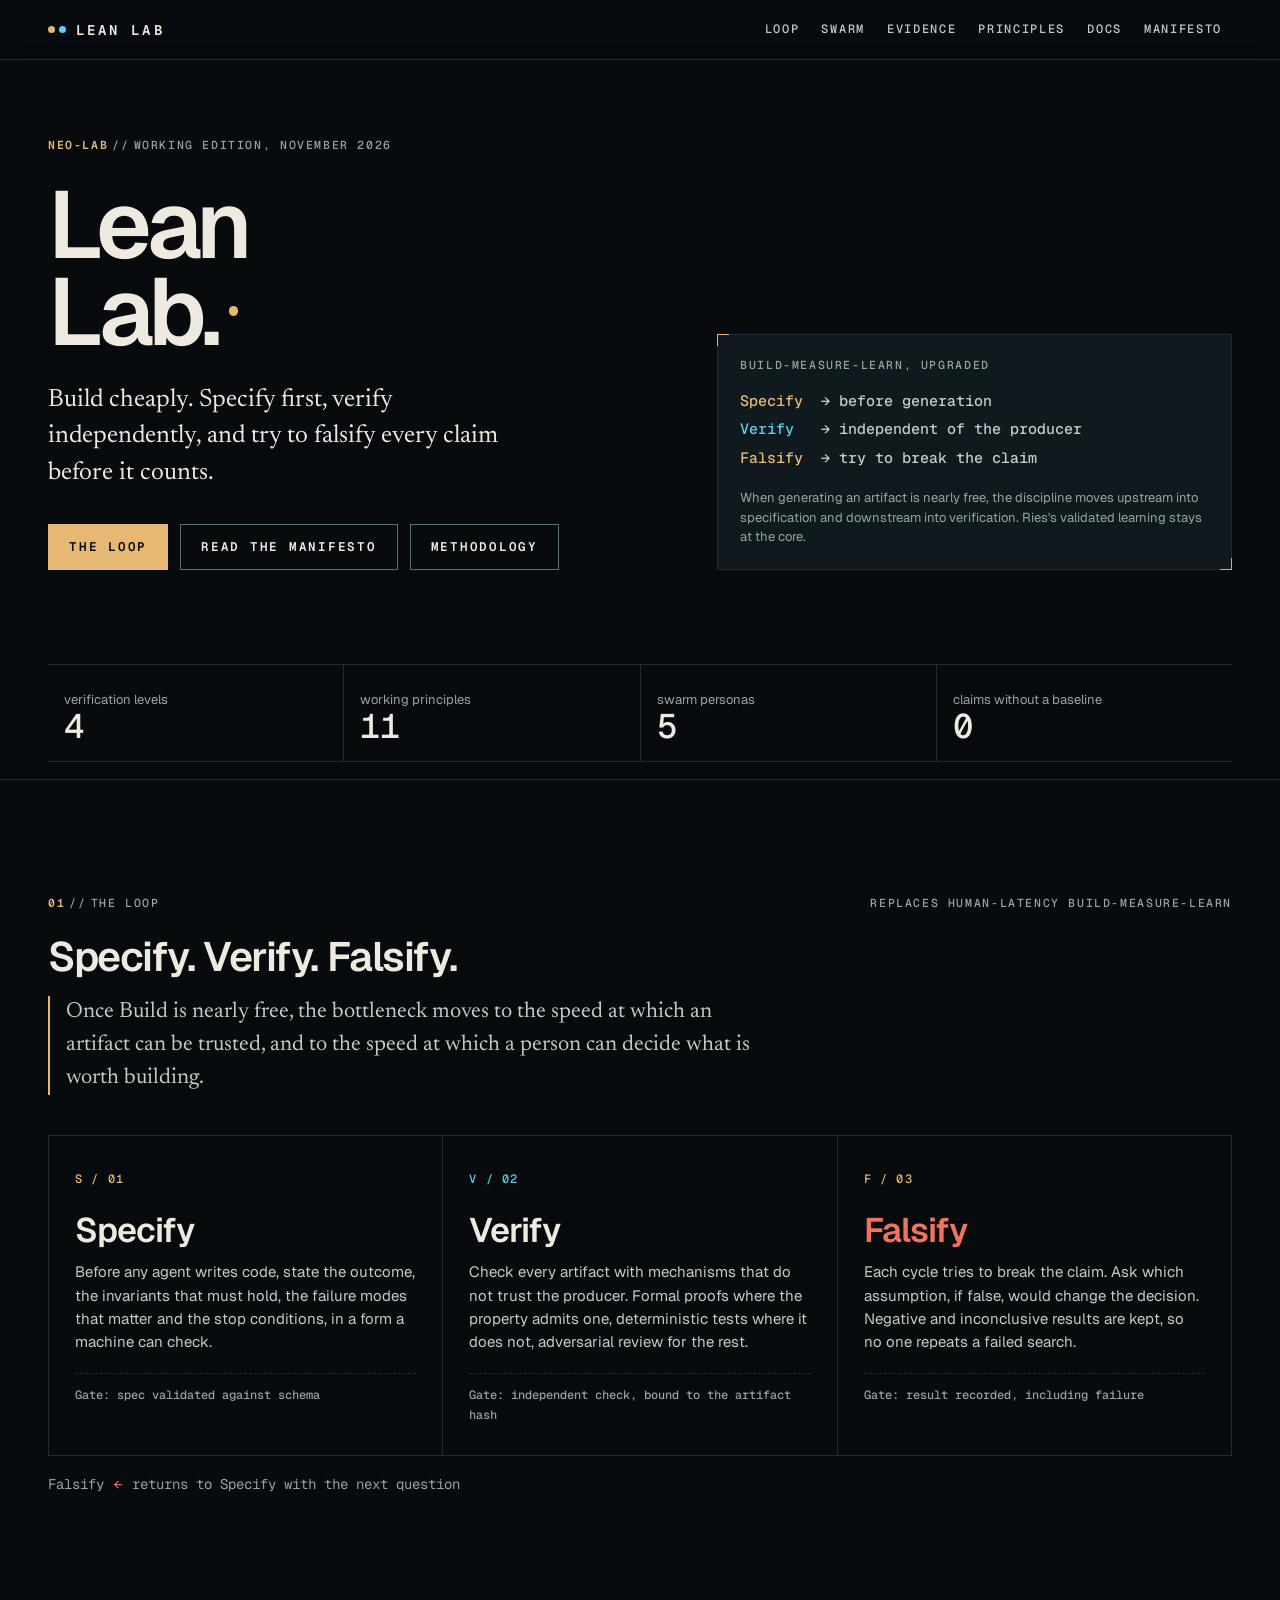
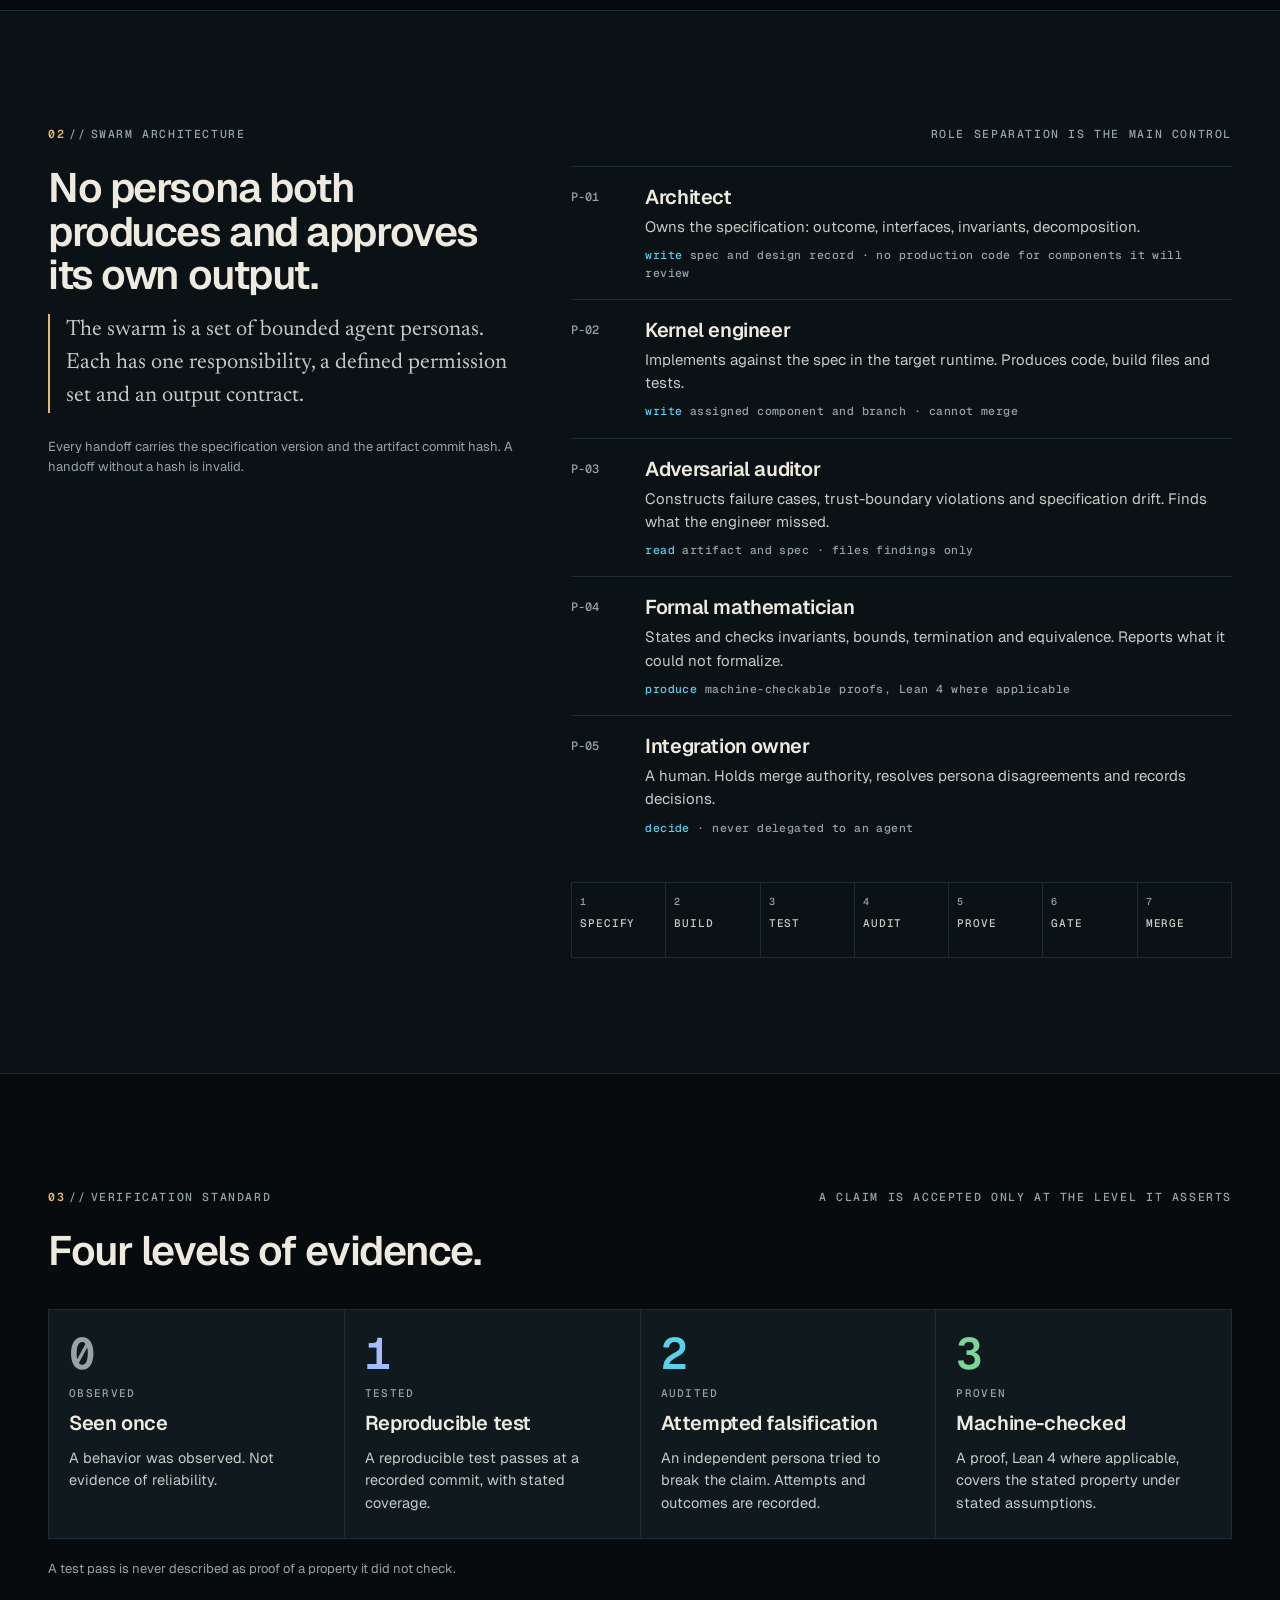
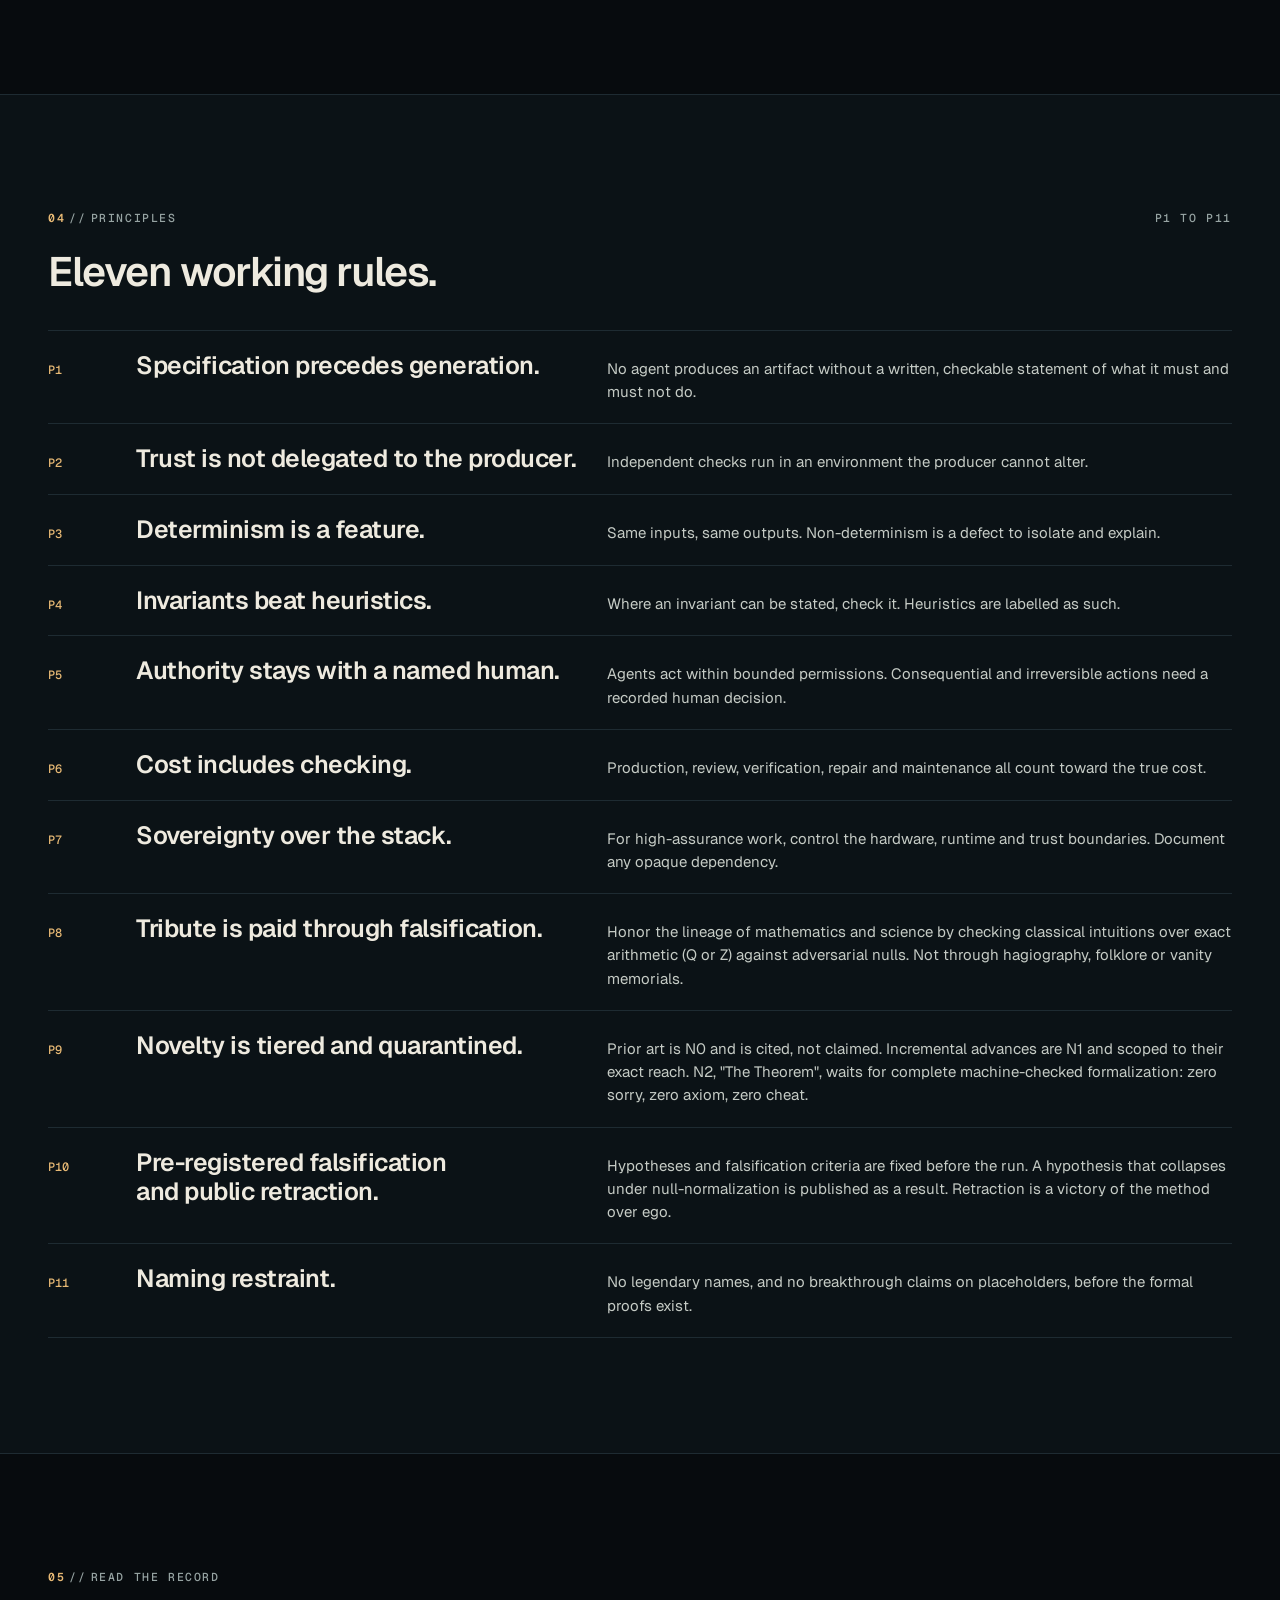
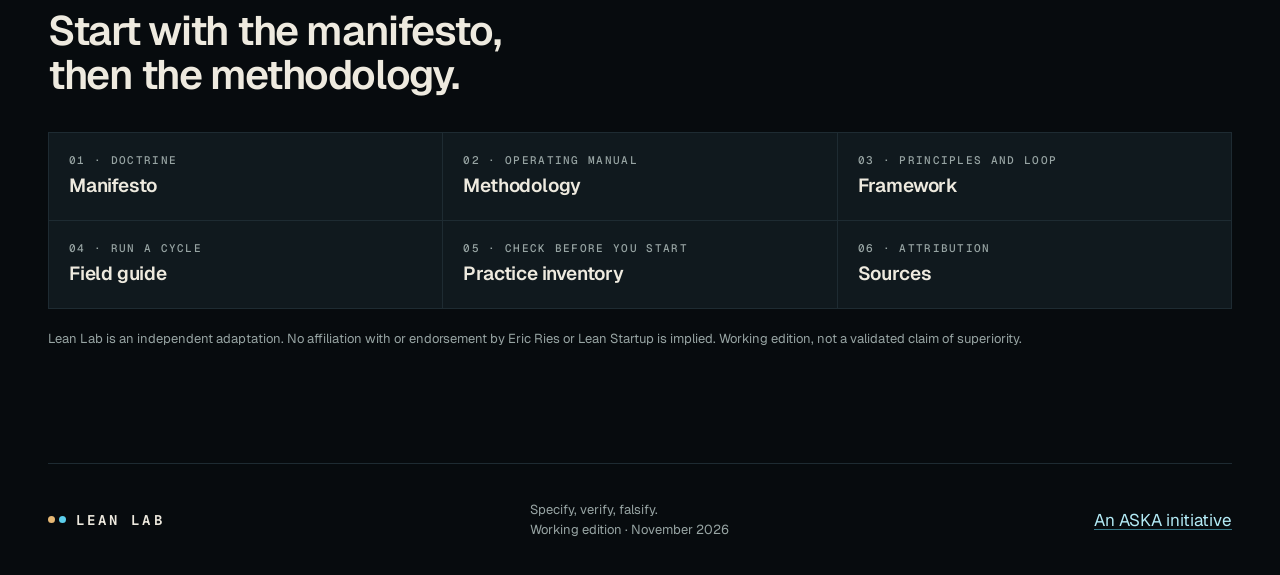
<file: site/index.html>
<!doctype html>
<html lang="en">
<head>
<meta charset="utf-8">
<meta name="viewport" content="width=device-width, initial-scale=1">
<title>Lean Lab · Specify, verify, falsify</title>
<meta name="description" content="Lean Lab is the Neo-Lab doctrine for small teams building with agents: Specify, Verify, Falsify, with formal proof as the strongest evidence. Working edition for review.">
<meta name="theme-color" content="#070b0e">
<meta property="og:type" content="website">
<meta property="og:title" content="Lean Lab · Specify, verify, falsify">
<meta property="og:description" content="A Neo-Lab doctrine for building with agents: Lean Startup validated learning, with machine-checkable specification and independent verification.">
<link rel="icon" href="favicon.svg" type="image/svg+xml">
<link rel="preconnect" href="https://fonts.googleapis.com">
<link rel="preconnect" href="https://fonts.gstatic.com" crossorigin>
<link rel="stylesheet" href="https://fonts.googleapis.com/css2?family=Geist:wght@400;500;600;700&family=Geist+Mono:wght@400;500;600&family=Newsreader:ital,wght@0,400;0,500;1,400&display=swap">
<link rel="stylesheet" href="styles.css">
</head>
<body>
<a class="skip" href="#main">Skip to content</a>

<header class="site-head">
  <div class="wrap">
    <a class="brand" href="./" aria-label="Lean Lab home"><span class="pair" aria-hidden="true"><i></i><i></i></span>Lean Lab</a>
    <nav class="nav" aria-label="Main">
      <a href="#loop">Loop</a><a href="#swarm">Swarm</a><a href="#ladder">Evidence</a><a href="#principles">Principles</a><a href="#docs">Docs</a>
      <a class="nav-cta" href="manifesto.html">Manifesto</a>
    </nav>
  </div>
</header>

<main id="main">

  <!-- HERO -->
  <section class="hero" aria-labelledby="hero-title">
    <div class="wrap hero-grid">
      <div>
        <p class="label"><b>Neo-Lab</b><i>//</i>Working edition, November 2026</p>
        <h1 class="display" id="hero-title">Lean<br>Lab<span class="zero" aria-hidden="true">.</span></h1>
        <p class="promise">Build cheaply. Specify first, verify independently, and try to falsify every claim before it counts.</p>
        <div class="cta">
          <a class="btn primary" href="#loop">The loop</a>
          <a class="btn" href="manifesto.html">Read the manifesto</a>
          <a class="btn" href="methodology.html">Methodology</a>
        </div>
      </div>
      <aside class="frame hero-aside" aria-label="The thesis in one line">
        <p class="label">Build-Measure-Learn, upgraded</p>
        <div class="eq" style="margin-top:14px">
          <div><span class="k">Specify</span> &nbsp;&rarr; before generation</div>
          <div><span class="d">Verify</span> &nbsp;&nbsp;&rarr; independent of the producer</div>
          <div><span class="k">Falsify</span> &nbsp;&rarr; try to break the claim</div>
        </div>
        <p class="eq-note">When generating an artifact is nearly free, the discipline moves upstream into specification and downstream into verification. Ries's validated learning stays at the core.</p>
      </aside>
    </div>
  </section>

  <!-- STATS -->
  <section aria-label="Doctrine at a glance">
    <dl class="wrap stats">
      <div class="stat"><dt class="k">verification levels</dt><dd class="v" style="margin:0">4</dd></div>
      <div class="stat"><dt class="k">working principles</dt><dd class="v" style="margin:0">11</dd></div>
      <div class="stat"><dt class="k">swarm personas</dt><dd class="v" style="margin:0">5</dd></div>
      <div class="stat"><dt class="k">claims without a baseline</dt><dd class="v" style="margin:0">0</dd></div>
    </dl>
  </section>

  <!-- LOOP -->
  <section class="sec" id="loop" aria-labelledby="loop-h">
    <div class="wrap">
      <div class="sec-head"><p class="label"><b>01</b><i>//</i>The loop</p><span class="label">Replaces human-latency Build-Measure-Learn</span></div>
      <h2 class="h2" id="loop-h">Specify. Verify. Falsify.</h2>
      <p class="lede">Once Build is nearly free, the bottleneck moves to the speed at which an artifact can be trusted, and to the speed at which a person can decide what is worth building.</p>
      <div class="svf" style="margin-top:40px">
        <article>
          <span class="n">S / 01</span>
          <h3>Specify</h3>
          <p>Before any agent writes code, state the outcome, the invariants that must hold, the failure modes that matter and the stop conditions, in a form a machine can check.</p>
          <p class="gate">Gate: spec validated against schema</p>
        </article>
        <article>
          <span class="n">V / 02</span>
          <h3>Verify</h3>
          <p>Check every artifact with mechanisms that do not trust the producer. Formal proofs where the property admits one, deterministic tests where it does not, adversarial review for the rest.</p>
          <p class="gate">Gate: independent check, bound to the artifact hash</p>
        </article>
        <article>
          <span class="n">F / 03</span>
          <h3>Falsify</h3>
          <p>Each cycle tries to break the claim. Ask which assumption, if false, would change the decision. Negative and inconclusive results are kept, so no one repeats a failed search.</p>
          <p class="gate">Gate: result recorded, including failure</p>
        </article>
      </div>
      <p class="rail"><span>Falsify</span><span class="arrow">&#8592;</span><span>returns to Specify with the next question</span></p>
    </div>
  </section>

  <!-- SWARM -->
  <section class="sec alt" id="swarm" aria-labelledby="swarm-h">
    <div class="wrap">
      <div class="sec-head"><p class="label"><b>02</b><i>//</i>Swarm architecture</p><span class="label">Role separation is the main control</span></div>
      <div class="swarm-grid">
        <div>
          <h2 class="h2" id="swarm-h">No persona both produces and approves its own output.</h2>
          <p class="lede">The swarm is a set of bounded agent personas. Each has one responsibility, a defined permission set and an output contract.</p>
          <p class="eq-note" style="margin-top:24px">Every handoff carries the specification version and the artifact commit hash. A handoff without a hash is invalid.</p>
        </div>
        <div>
          <div class="persona"><span class="pid">P-01</span><div><h3>Architect</h3><p>Owns the specification: outcome, interfaces, invariants, decomposition.</p><p class="perm"><b>write</b> spec and design record &middot; no production code for components it will review</p></div></div>
          <div class="persona"><span class="pid">P-02</span><div><h3>Kernel engineer</h3><p>Implements against the spec in the target runtime. Produces code, build files and tests.</p><p class="perm"><b>write</b> assigned component and branch &middot; cannot merge</p></div></div>
          <div class="persona"><span class="pid">P-03</span><div><h3>Adversarial auditor</h3><p>Constructs failure cases, trust-boundary violations and specification drift. Finds what the engineer missed.</p><p class="perm"><b>read</b> artifact and spec &middot; files findings only</p></div></div>
          <div class="persona"><span class="pid">P-04</span><div><h3>Formal mathematician</h3><p>States and checks invariants, bounds, termination and equivalence. Reports what it could not formalize.</p><p class="perm"><b>produce</b> machine-checkable proofs, Lean 4 where applicable</p></div></div>
          <div class="persona"><span class="pid">P-05</span><div><h3>Integration owner</h3><p>A human. Holds merge authority, resolves persona disagreements and records decisions.</p><p class="perm"><b>decide</b> &middot; never delegated to an agent</p></div></div>
          <ol class="gate-chain" aria-label="Commit pipeline stages">
            <li><span>1</span>Specify</li><li><span>2</span>Build</li><li><span>3</span>Test</li><li><span>4</span>Audit</li><li><span>5</span>Prove</li><li><span>6</span>Gate</li><li><span>7</span>Merge</li>
          </ol>
        </div>
      </div>
    </div>
  </section>

  <!-- EVIDENCE LADDER -->
  <section class="sec" id="ladder" aria-labelledby="ladder-h">
    <div class="wrap">
      <div class="sec-head"><p class="label"><b>03</b><i>//</i>Verification standard</p><span class="label">A claim is accepted only at the level it asserts</span></div>
      <h2 class="h2" id="ladder-h">Four levels of evidence.</h2>
      <div class="ladder-grid" style="margin-top:36px">
        <div class="rung"><span class="lvl">0</span><span class="tag">observed</span><h3>Seen once</h3><p>A behavior was observed. Not evidence of reliability.</p></div>
        <div class="rung"><span class="lvl">1</span><span class="tag">tested</span><h3>Reproducible test</h3><p>A reproducible test passes at a recorded commit, with stated coverage.</p></div>
        <div class="rung"><span class="lvl">2</span><span class="tag">audited</span><h3>Attempted falsification</h3><p>An independent persona tried to break the claim. Attempts and outcomes are recorded.</p></div>
        <div class="rung"><span class="lvl">3</span><span class="tag">proven</span><h3>Machine-checked</h3><p>A proof, Lean 4 where applicable, covers the stated property under stated assumptions.</p></div>
      </div>
      <p class="eq-note" style="margin-top:20px">A test pass is never described as proof of a property it did not check.</p>
    </div>
  </section>

  <!-- PRINCIPLES -->
  <section class="sec alt" id="principles" aria-labelledby="principles-h">
    <div class="wrap">
      <div class="sec-head"><p class="label"><b>04</b><i>//</i>Principles</p><span class="label">P1 to P11</span></div>
      <h2 class="h2" id="principles-h">Eleven working rules.</h2>
      <ol class="principles" style="margin-top:36px">
        <li><span class="pn">P1</span><h3>Specification precedes generation.</h3><p>No agent produces an artifact without a written, checkable statement of what it must and must not do.</p></li>
        <li><span class="pn">P2</span><h3>Trust is not delegated to the producer.</h3><p>Independent checks run in an environment the producer cannot alter.</p></li>
        <li><span class="pn">P3</span><h3>Determinism is a feature.</h3><p>Same inputs, same outputs. Non-determinism is a defect to isolate and explain.</p></li>
        <li><span class="pn">P4</span><h3>Invariants beat heuristics.</h3><p>Where an invariant can be stated, check it. Heuristics are labelled as such.</p></li>
        <li><span class="pn">P5</span><h3>Authority stays with a named human.</h3><p>Agents act within bounded permissions. Consequential and irreversible actions need a recorded human decision.</p></li>
        <li><span class="pn">P6</span><h3>Cost includes checking.</h3><p>Production, review, verification, repair and maintenance all count toward the true cost.</p></li>
        <li><span class="pn">P7</span><h3>Sovereignty over the stack.</h3><p>For high-assurance work, control the hardware, runtime and trust boundaries. Document any opaque dependency.</p></li>
        <li><span class="pn">P8</span><h3>Tribute is paid through falsification.</h3><p>Honor the lineage of mathematics and science by checking classical intuitions over exact arithmetic (Q or Z) against adversarial nulls. Not through hagiography, folklore or vanity memorials.</p></li>
        <li><span class="pn">P9</span><h3>Novelty is tiered and quarantined.</h3><p>Prior art is N0 and is cited, not claimed. Incremental advances are N1 and scoped to their exact reach. N2, "The Theorem", waits for complete machine-checked formalization: zero sorry, zero axiom, zero cheat.</p></li>
        <li><span class="pn">P10</span><h3>Pre-registered falsification and public retraction.</h3><p>Hypotheses and falsification criteria are fixed before the run. A hypothesis that collapses under null-normalization is published as a result. Retraction is a victory of the method over ego.</p></li>
        <li><span class="pn">P11</span><h3>Naming restraint.</h3><p>No legendary names, and no breakthrough claims on placeholders, before the formal proofs exist.</p></li>
      </ol>
    </div>
  </section>

  <!-- DOCS -->
  <section class="sec" id="docs" aria-labelledby="docs-h">
    <div class="wrap">
      <div class="sec-head"><p class="label"><b>05</b><i>//</i>Read the record</p></div>
      <h2 class="h2" id="docs-h">Start with the manifesto, then the methodology.</h2>
      <nav class="doc-links" aria-label="Documents" style="margin-top:36px">
        <a href="manifesto.html"><span>01 · doctrine</span><strong>Manifesto</strong></a>
        <a href="methodology.html"><span>02 · operating manual</span><strong>Methodology</strong></a>
        <a href="https://github.com/aska-digital/lean-lab/blob/feat/lean-lab-site-and-docs/FRAMEWORK.md"><span>03 · principles and loop</span><strong>Framework</strong></a>
        <a href="https://github.com/aska-digital/lean-lab/blob/feat/lean-lab-site-and-docs/FIELD-GUIDE.md"><span>04 · run a cycle</span><strong>Field guide</strong></a>
        <a href="https://github.com/aska-digital/lean-lab/blob/feat/lean-lab-site-and-docs/PRACTICE-INVENTORY.md"><span>05 · check before you start</span><strong>Practice inventory</strong></a>
        <a href="https://github.com/aska-digital/lean-lab/blob/feat/lean-lab-site-and-docs/SOURCES.md"><span>06 · attribution</span><strong>Sources</strong></a>
      </nav>
      <p class="eq-note" style="margin-top:20px">Lean Lab is an independent adaptation. No affiliation with or endorsement by Eric Ries or Lean Startup is implied. Working edition, not a validated claim of superiority.</p>
    </div>
  </section>

</main>

<footer class="wrap footer">
  <a class="brand" href="./"><span class="pair" aria-hidden="true"><i></i><i></i></span>Lean Lab</a>
  <p>Specify, verify, falsify.<br>Working edition · November 2026</p>
  <a href="https://askaconsult.com">An ASKA initiative</a>
</footer>
</body>
</html>
</file>
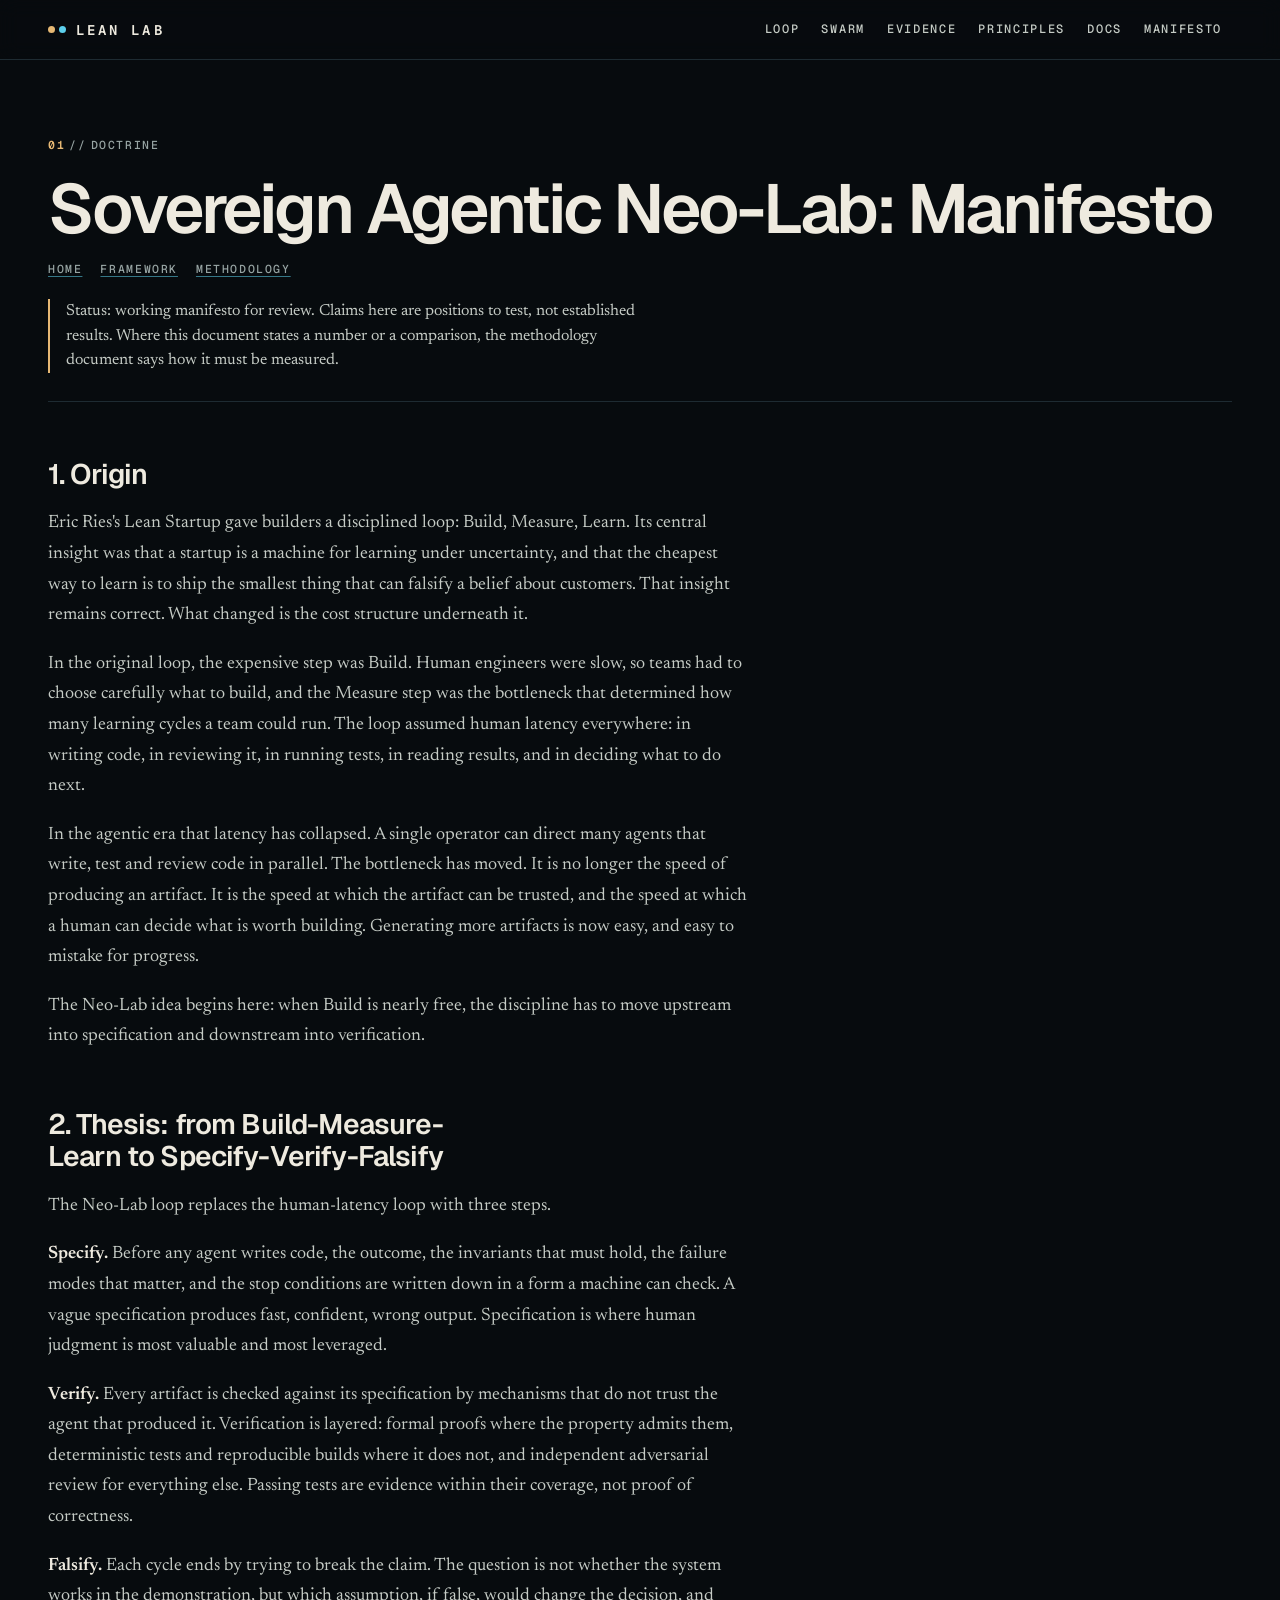
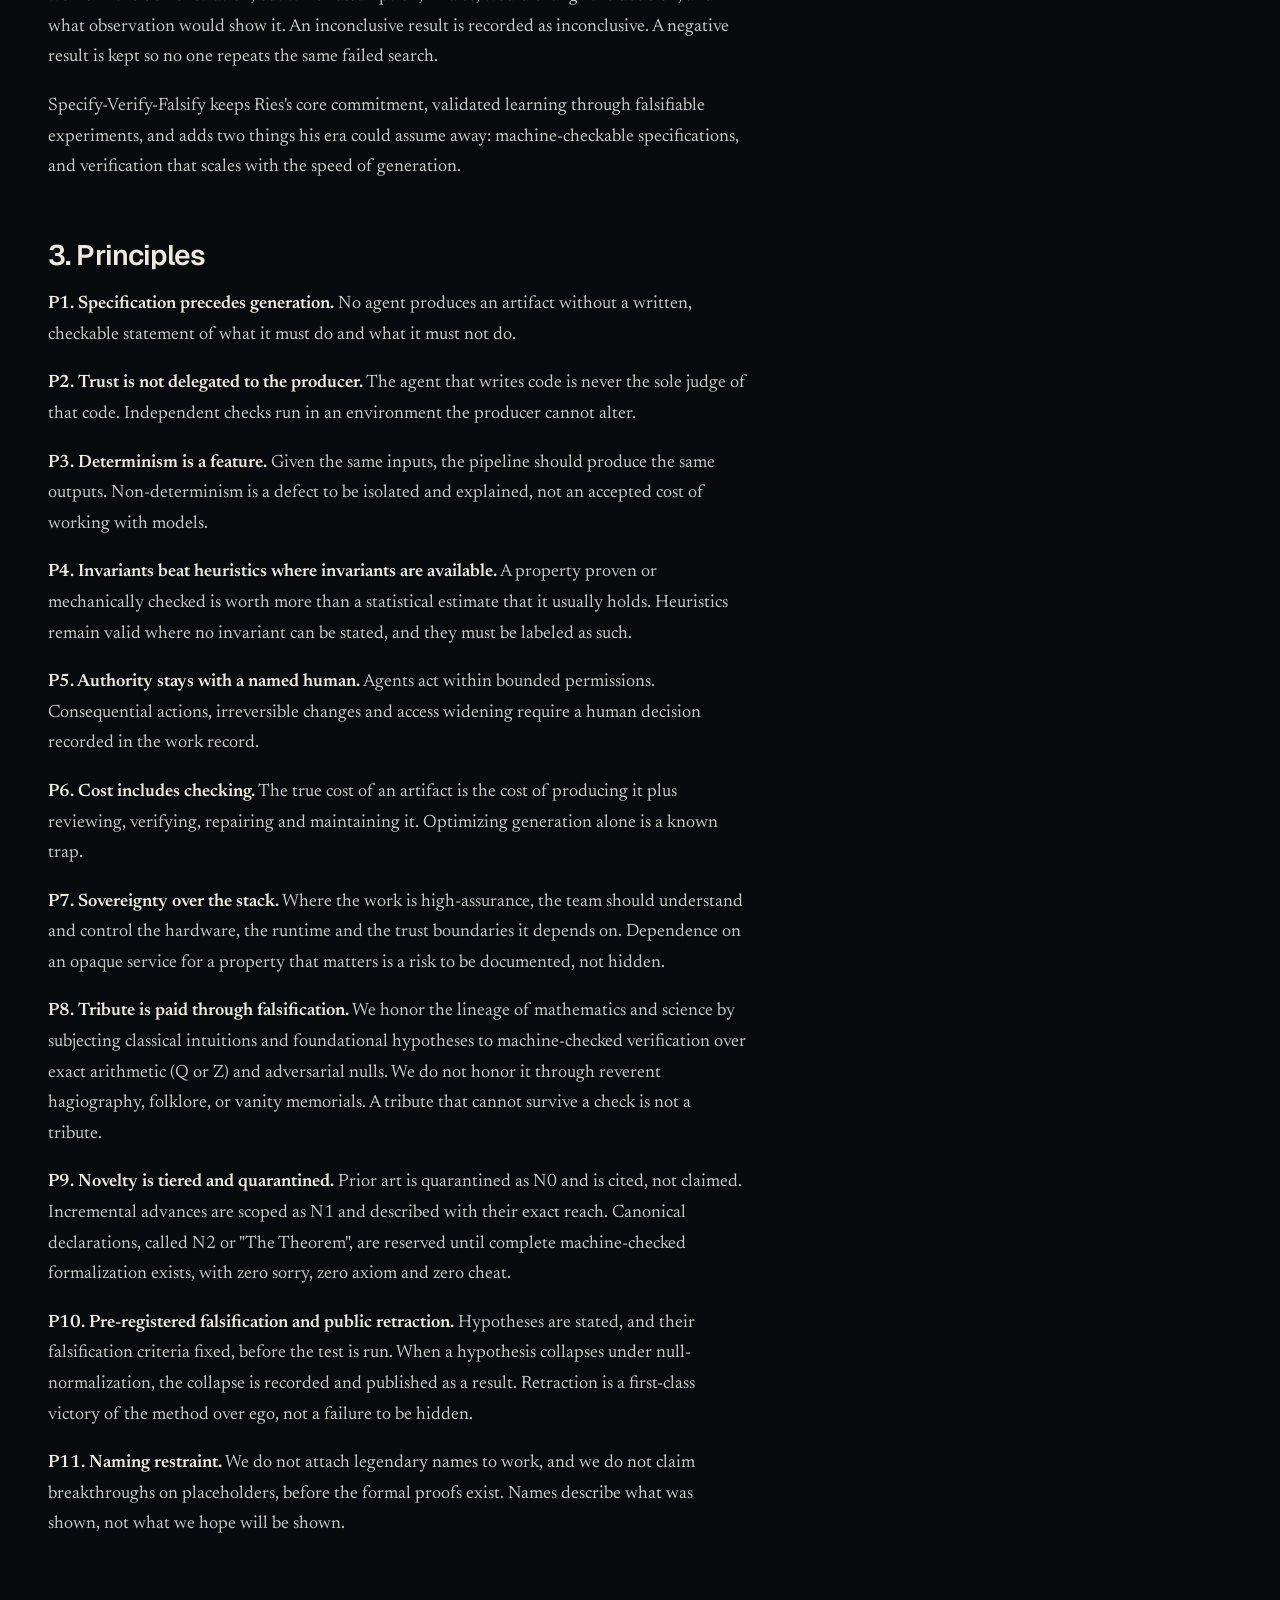
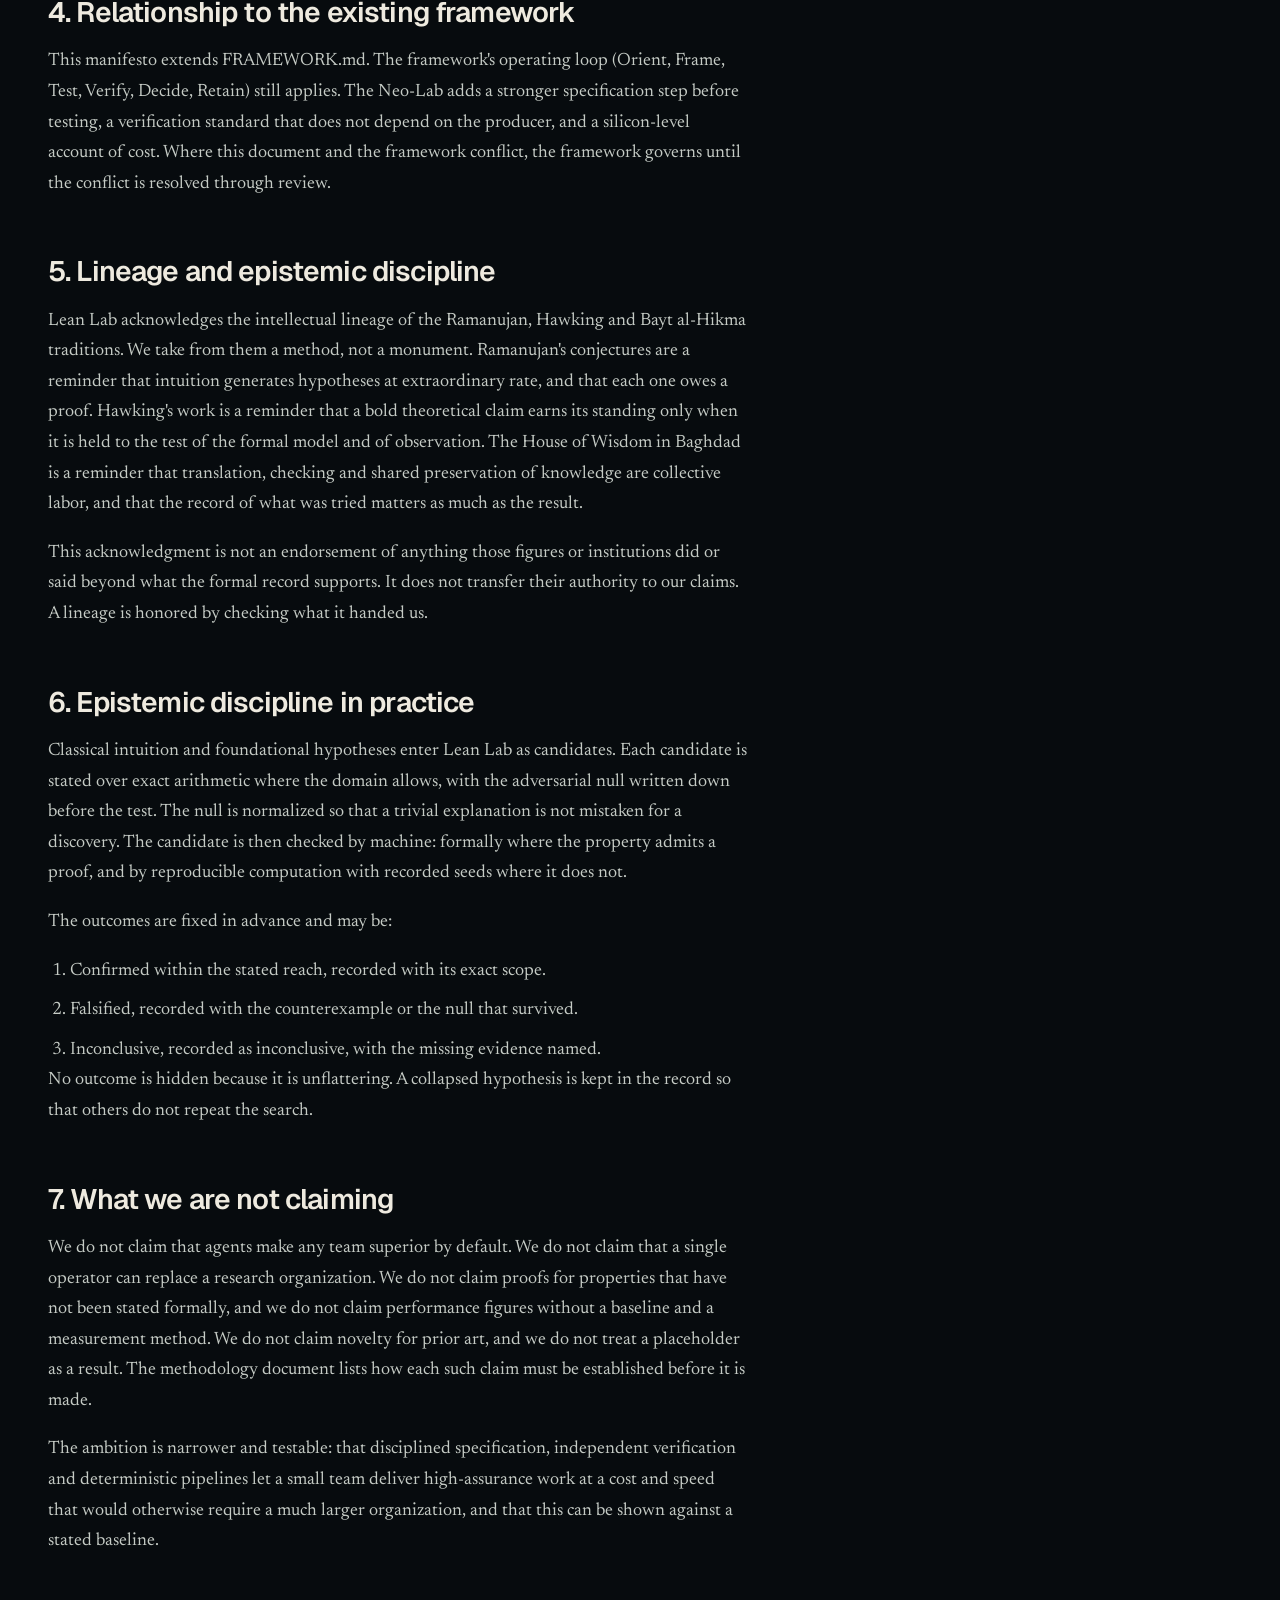
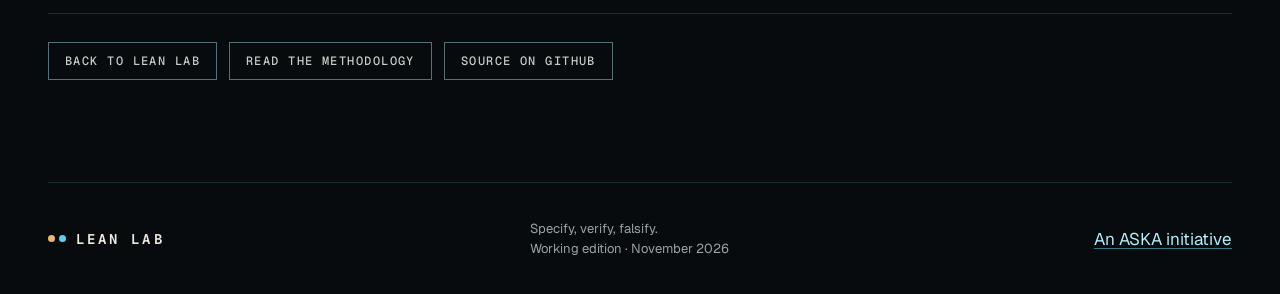
<file: site/manifesto.html>
<!doctype html>
<html lang="en">
<head>
<meta charset="utf-8">
<meta name="viewport" content="width=device-width, initial-scale=1">
<title>Manifesto · Lean Lab</title>
<meta name="description" content="The Lean Lab manifesto: from Build-Measure-Learn to Specify-Verify-Falsify.">
<meta name="theme-color" content="#070b0e">
<link rel="icon" href="favicon.svg" type="image/svg+xml">
<link rel="preconnect" href="https://fonts.googleapis.com">
<link rel="preconnect" href="https://fonts.gstatic.com" crossorigin>
<link rel="stylesheet" href="https://fonts.googleapis.com/css2?family=Geist:wght@400;500;600;700&family=Geist+Mono:wght@400;500;600&family=Newsreader:ital,wght@0,400;0,500;1,400&display=swap">
<link rel="stylesheet" href="styles.css">
<style>
.doc { padding-block: clamp(40px, 6vw, 88px) clamp(64px, 8vw, 110px); }
.doc-head { border-bottom: 1px solid var(--line); padding-bottom: 28px; margin-bottom: 40px; }
.doc-head h1 { font: 600 clamp(40px, 5.4vw, 80px)/.98 var(--f-sans); letter-spacing: -.045em; margin-top: 22px; }
.doc-status { font: 400 16px/1.55 var(--f-serif); color: var(--ink-2); max-width: 66ch; margin-top: 22px; padding-left: 16px; border-left: 2px solid var(--bio); }
.doc-crumbs { display: flex; flex-wrap: wrap; gap: 8px 18px; margin-top: 18px; }
.doc-body { max-width: 70ch; font: 400 18px/1.7 var(--f-serif); color: var(--ink-2); }
.doc-body h2 { font: 600 clamp(26px, 2.2vw, 34px)/1.15 var(--f-sans); letter-spacing: -.03em; color: var(--ink); margin: 56px 0 18px; }
.doc-body h3 { font: 600 22px/1.25 var(--f-sans); letter-spacing: -.02em; color: var(--ink); margin: 36px 0 12px; }
.doc-body p + p, .doc-body p + ol, .doc-body p + ul { margin-top: 1em; }
.doc-body p strong, .doc-body dt { color: var(--ink); font-weight: 600; }
.doc-body .lead-in { color: var(--ink); }
.doc-body ol, .doc-body ul { padding-left: 1.2em; list-style: decimal; }
.doc-body li + li { margin-top: .5em; }
.doc-body code { font: 500 .88em var(--f-mono); color: var(--dig-hi); background: var(--bg-2); padding: .1em .35em; border: 1px solid var(--line); }
.doc-body .pn-rule { border-left: 1px solid var(--line); padding-left: 18px; margin: 18px 0; }
.doc-nav { display: flex; flex-wrap: wrap; gap: 12px; margin-top: 56px; padding-top: 28px; border-top: 1px solid var(--line); }
.doc-nav a { font: 500 12px/1 var(--f-mono); letter-spacing: .12em; text-transform: uppercase; text-decoration: none; color: var(--ink-2); border: 1px solid var(--line-ui); padding: 12px 16px; }
.doc-nav a:hover { color: var(--ink); border-color: var(--ink-2); }
</style>
</head>
<body>
<a class="skip" href="#main">Skip to content</a>

<header class="site-head">
  <div class="wrap">
    <a class="brand" href="index.html" aria-label="Lean Lab home"><span class="pair" aria-hidden="true"><i></i><i></i></span>Lean Lab</a>
    <nav class="nav" aria-label="Main">
      <a href="index.html#loop">Loop</a><a href="index.html#swarm">Swarm</a><a href="index.html#ladder">Evidence</a><a href="index.html#principles">Principles</a><a href="index.html#docs">Docs</a>
      <a class="nav-cta" href="manifesto.html" aria-current="page">Manifesto</a>
    </nav>
  </div>
</header>

<main id="main" class="wrap doc">

  <header class="doc-head">
    <p class="label"><b>01</b><i>//</i>Doctrine</p>
    <h1 id="top">Sovereign Agentic Neo-Lab: Manifesto</h1>
    <nav class="doc-crumbs" aria-label="Related documents">
      <a class="label" href="index.html">Home</a>
      <a class="label" href="https://github.com/aska-digital/lean-lab/blob/feat/lean-lab-site-and-docs/FRAMEWORK.md">Framework</a>
      <a class="label" href="methodology.html">Methodology</a>
    </nav>
    <p class="doc-status">Status: working manifesto for review. Claims here are positions to test, not established results. Where this document states a number or a comparison, the methodology document says how it must be measured.</p>
  </header>

  <article class="doc-body">

    <h2 id="origin">1. Origin</h2>
    <p>Eric Ries's Lean Startup gave builders a disciplined loop: Build, Measure, Learn. Its central insight was that a startup is a machine for learning under uncertainty, and that the cheapest way to learn is to ship the smallest thing that can falsify a belief about customers. That insight remains correct. What changed is the cost structure underneath it.</p>
    <p>In the original loop, the expensive step was Build. Human engineers were slow, so teams had to choose carefully what to build, and the Measure step was the bottleneck that determined how many learning cycles a team could run. The loop assumed human latency everywhere: in writing code, in reviewing it, in running tests, in reading results, and in deciding what to do next.</p>
    <p>In the agentic era that latency has collapsed. A single operator can direct many agents that write, test and review code in parallel. The bottleneck has moved. It is no longer the speed of producing an artifact. It is the speed at which the artifact can be trusted, and the speed at which a human can decide what is worth building. Generating more artifacts is now easy, and easy to mistake for progress.</p>
    <p>The Neo-Lab idea begins here: when Build is nearly free, the discipline has to move upstream into specification and downstream into verification.</p>

    <h2 id="thesis">2. Thesis: from Build-Measure-Learn to Specify-Verify-Falsify</h2>
    <p>The Neo-Lab loop replaces the human-latency loop with three steps.</p>
    <p><strong>Specify.</strong> Before any agent writes code, the outcome, the invariants that must hold, the failure modes that matter, and the stop conditions are written down in a form a machine can check. A vague specification produces fast, confident, wrong output. Specification is where human judgment is most valuable and most leveraged.</p>
    <p><strong>Verify.</strong> Every artifact is checked against its specification by mechanisms that do not trust the agent that produced it. Verification is layered: formal proofs where the property admits them, deterministic tests and reproducible builds where it does not, and independent adversarial review for everything else. Passing tests are evidence within their coverage, not proof of correctness.</p>
    <p><strong>Falsify.</strong> Each cycle ends by trying to break the claim. The question is not whether the system works in the demonstration, but which assumption, if false, would change the decision, and what observation would show it. An inconclusive result is recorded as inconclusive. A negative result is kept so no one repeats the same failed search.</p>
    <p>Specify-Verify-Falsify keeps Ries's core commitment, validated learning through falsifiable experiments, and adds two things his era could assume away: machine-checkable specifications, and verification that scales with the speed of generation.</p>

    <h2 id="principles">3. Principles</h2>
    <p><strong>P1. Specification precedes generation.</strong> No agent produces an artifact without a written, checkable statement of what it must do and what it must not do.</p>
    <p><strong>P2. Trust is not delegated to the producer.</strong> The agent that writes code is never the sole judge of that code. Independent checks run in an environment the producer cannot alter.</p>
    <p><strong>P3. Determinism is a feature.</strong> Given the same inputs, the pipeline should produce the same outputs. Non-determinism is a defect to be isolated and explained, not an accepted cost of working with models.</p>
    <p><strong>P4. Invariants beat heuristics where invariants are available.</strong> A property proven or mechanically checked is worth more than a statistical estimate that it usually holds. Heuristics remain valid where no invariant can be stated, and they must be labeled as such.</p>
    <p><strong>P5. Authority stays with a named human.</strong> Agents act within bounded permissions. Consequential actions, irreversible changes and access widening require a human decision recorded in the work record.</p>
    <p><strong>P6. Cost includes checking.</strong> The true cost of an artifact is the cost of producing it plus reviewing, verifying, repairing and maintaining it. Optimizing generation alone is a known trap.</p>
    <p><strong>P7. Sovereignty over the stack.</strong> Where the work is high-assurance, the team should understand and control the hardware, the runtime and the trust boundaries it depends on. Dependence on an opaque service for a property that matters is a risk to be documented, not hidden.</p>
    <p><strong>P8. Tribute is paid through falsification.</strong> We honor the lineage of mathematics and science by subjecting classical intuitions and foundational hypotheses to machine-checked verification over exact arithmetic (Q or Z) and adversarial nulls. We do not honor it through reverent hagiography, folklore, or vanity memorials. A tribute that cannot survive a check is not a tribute.</p>
    <p><strong>P9. Novelty is tiered and quarantined.</strong> Prior art is quarantined as N0 and is cited, not claimed. Incremental advances are scoped as N1 and described with their exact reach. Canonical declarations, called N2 or "The Theorem", are reserved until complete machine-checked formalization exists, with zero sorry, zero axiom and zero cheat.</p>
    <p><strong>P10. Pre-registered falsification and public retraction.</strong> Hypotheses are stated, and their falsification criteria fixed, before the test is run. When a hypothesis collapses under null-normalization, the collapse is recorded and published as a result. Retraction is a first-class victory of the method over ego, not a failure to be hidden.</p>
    <p><strong>P11. Naming restraint.</strong> We do not attach legendary names to work, and we do not claim breakthroughs on placeholders, before the formal proofs exist. Names describe what was shown, not what we hope will be shown.</p>

    <h2 id="framework">4. Relationship to the existing framework</h2>
    <p>This manifesto extends FRAMEWORK.md. The framework's operating loop (Orient, Frame, Test, Verify, Decide, Retain) still applies. The Neo-Lab adds a stronger specification step before testing, a verification standard that does not depend on the producer, and a silicon-level account of cost. Where this document and the framework conflict, the framework governs until the conflict is resolved through review.</p>

    <h2 id="lineage">5. Lineage and epistemic discipline</h2>
    <p>Lean Lab acknowledges the intellectual lineage of the Ramanujan, Hawking and Bayt al-Hikma traditions. We take from them a method, not a monument. Ramanujan's conjectures are a reminder that intuition generates hypotheses at extraordinary rate, and that each one owes a proof. Hawking's work is a reminder that a bold theoretical claim earns its standing only when it is held to the test of the formal model and of observation. The House of Wisdom in Baghdad is a reminder that translation, checking and shared preservation of knowledge are collective labor, and that the record of what was tried matters as much as the result.</p>
    <p>This acknowledgment is not an endorsement of anything those figures or institutions did or said beyond what the formal record supports. It does not transfer their authority to our claims. A lineage is honored by checking what it handed us.</p>

    <h2 id="practice">6. Epistemic discipline in practice</h2>
    <p>Classical intuition and foundational hypotheses enter Lean Lab as candidates. Each candidate is stated over exact arithmetic where the domain allows, with the adversarial null written down before the test. The null is normalized so that a trivial explanation is not mistaken for a discovery. The candidate is then checked by machine: formally where the property admits a proof, and by reproducible computation with recorded seeds where it does not.</p>
    <p>The outcomes are fixed in advance and may be:</p>
    <ul>
      <li>Confirmed within the stated reach, recorded with its exact scope.</li>
      <li>Falsified, recorded with the counterexample or the null that survived.</li>
      <li>Inconclusive, recorded as inconclusive, with the missing evidence named.</li>
    </ul>
    <p>No outcome is hidden because it is unflattering. A collapsed hypothesis is kept in the record so that others do not repeat the search.</p>

    <h2 id="not-claiming">7. What we are not claiming</h2>
    <p>We do not claim that agents make any team superior by default. We do not claim that a single operator can replace a research organization. We do not claim proofs for properties that have not been stated formally, and we do not claim performance figures without a baseline and a measurement method. We do not claim novelty for prior art, and we do not treat a placeholder as a result. The methodology document lists how each such claim must be established before it is made.</p>
    <p>The ambition is narrower and testable: that disciplined specification, independent verification and deterministic pipelines let a small team deliver high-assurance work at a cost and speed that would otherwise require a much larger organization, and that this can be shown against a stated baseline.</p>

  </article>

  <nav class="doc-nav" aria-label="Next steps">
    <a href="index.html">Back to Lean Lab</a>
    <a href="methodology.html">Read the methodology</a>
    <a href="https://github.com/aska-digital/lean-lab/blob/feat/lean-lab-site-and-docs/MANIFESTO.md">Source on GitHub</a>
  </nav>

</main>

<footer class="wrap footer">
  <a class="brand" href="index.html"><span class="pair" aria-hidden="true"><i></i><i></i></span>Lean Lab</a>
  <p>Specify, verify, falsify.<br>Working edition · November 2026</p>
  <a href="https://askaconsult.com">An ASKA initiative</a>
</footer>
</body>
</html>
</file>
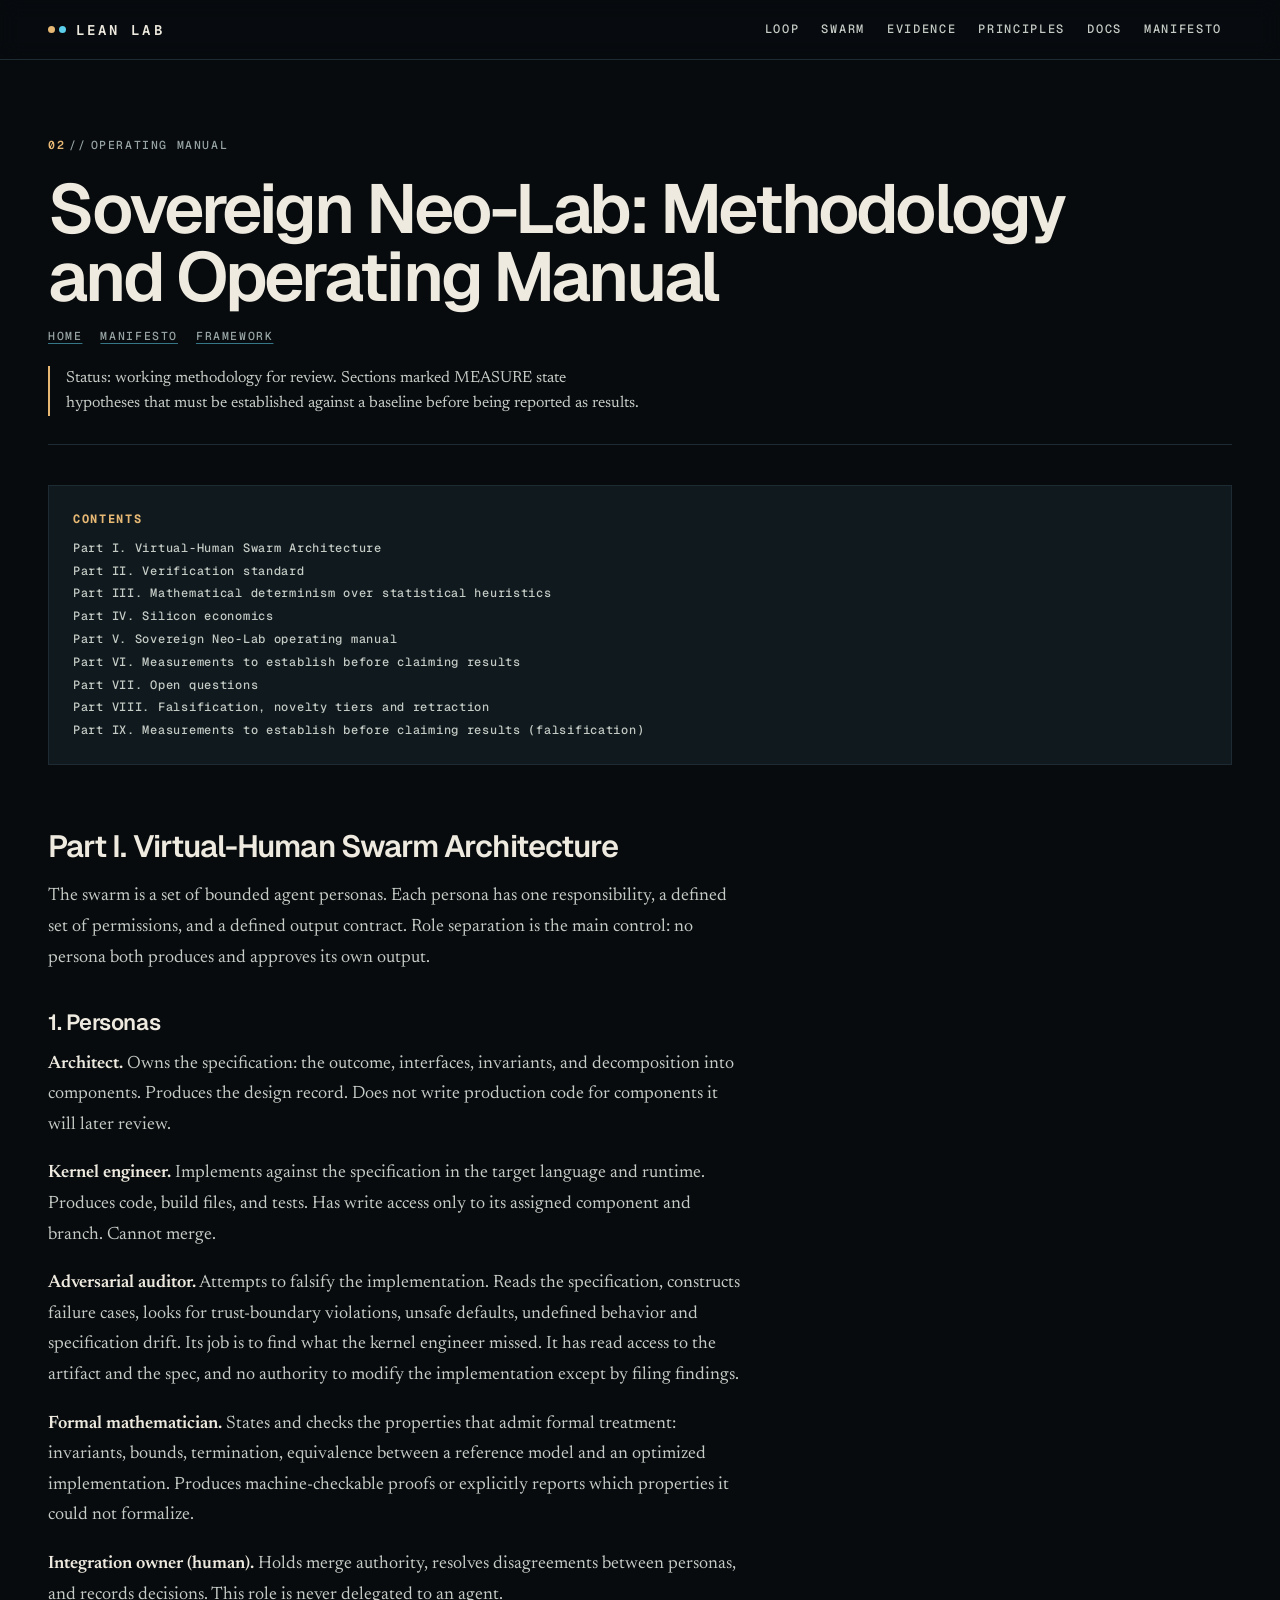
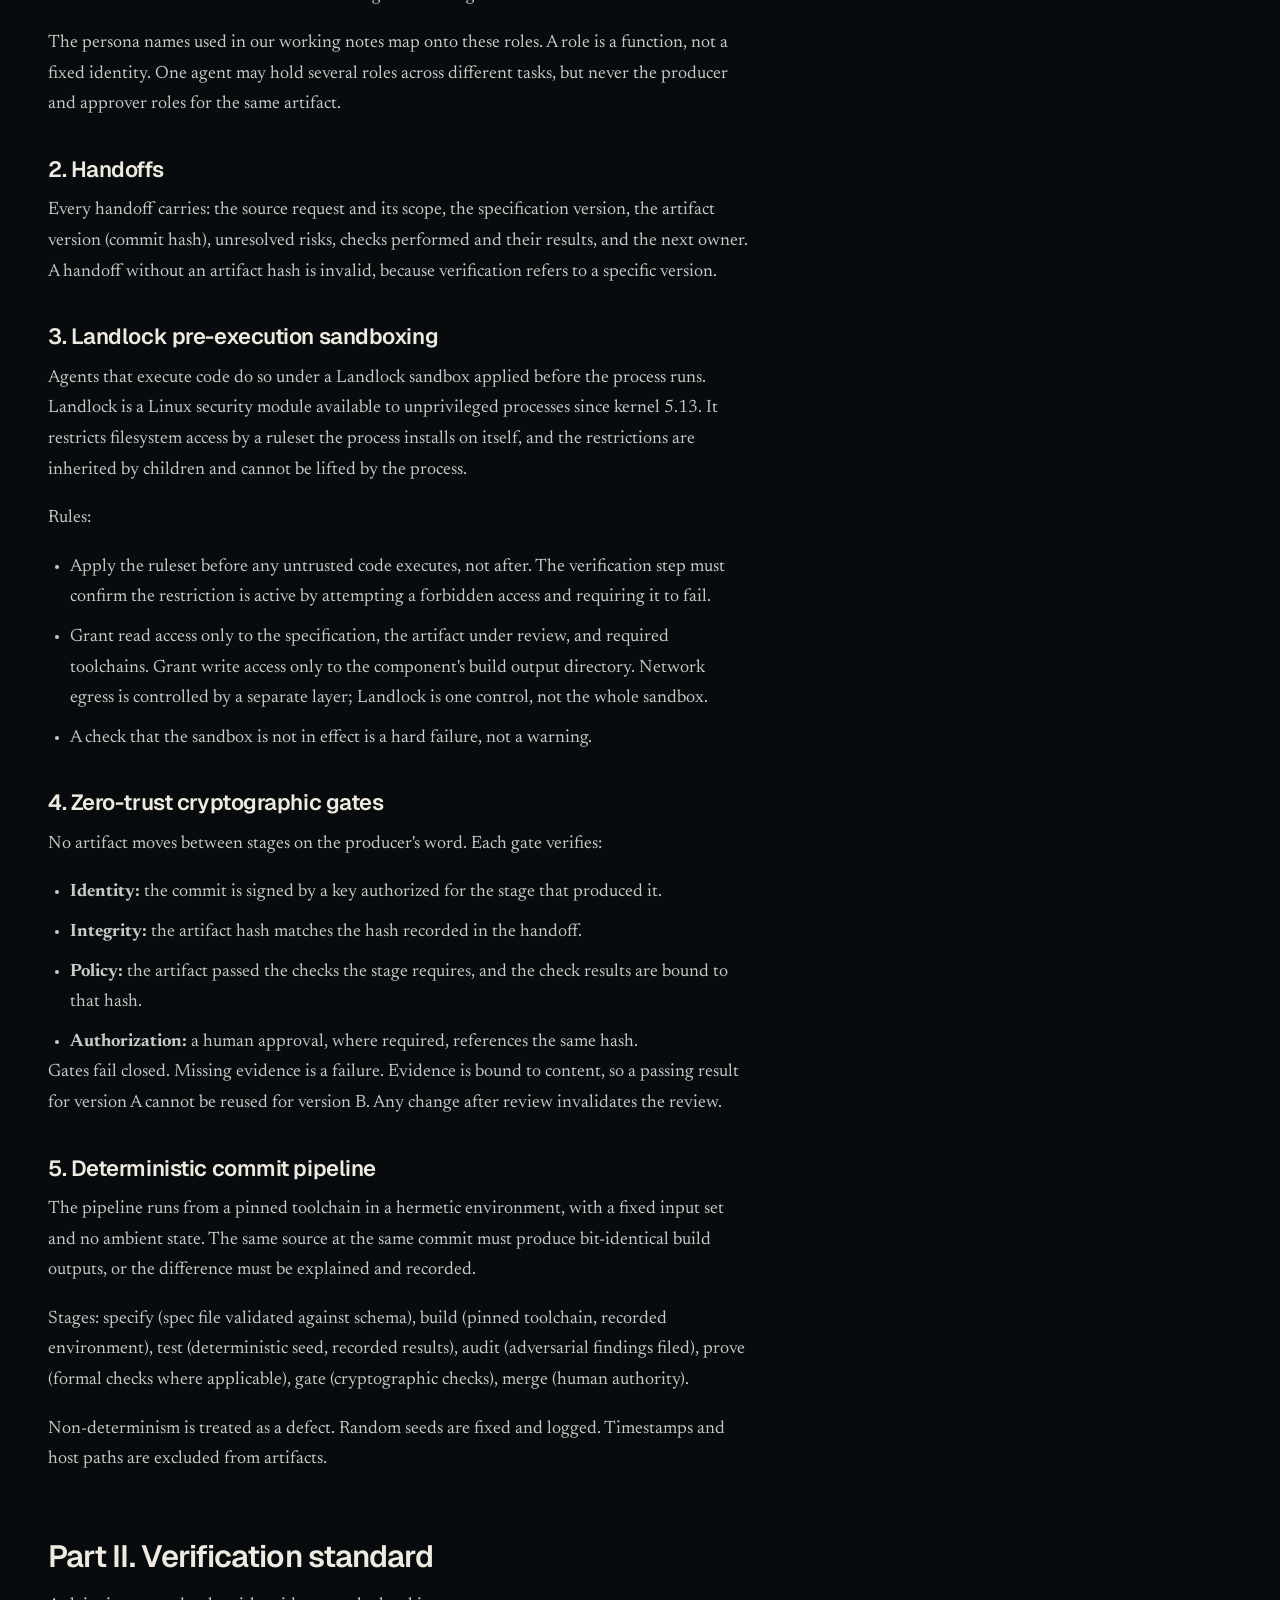
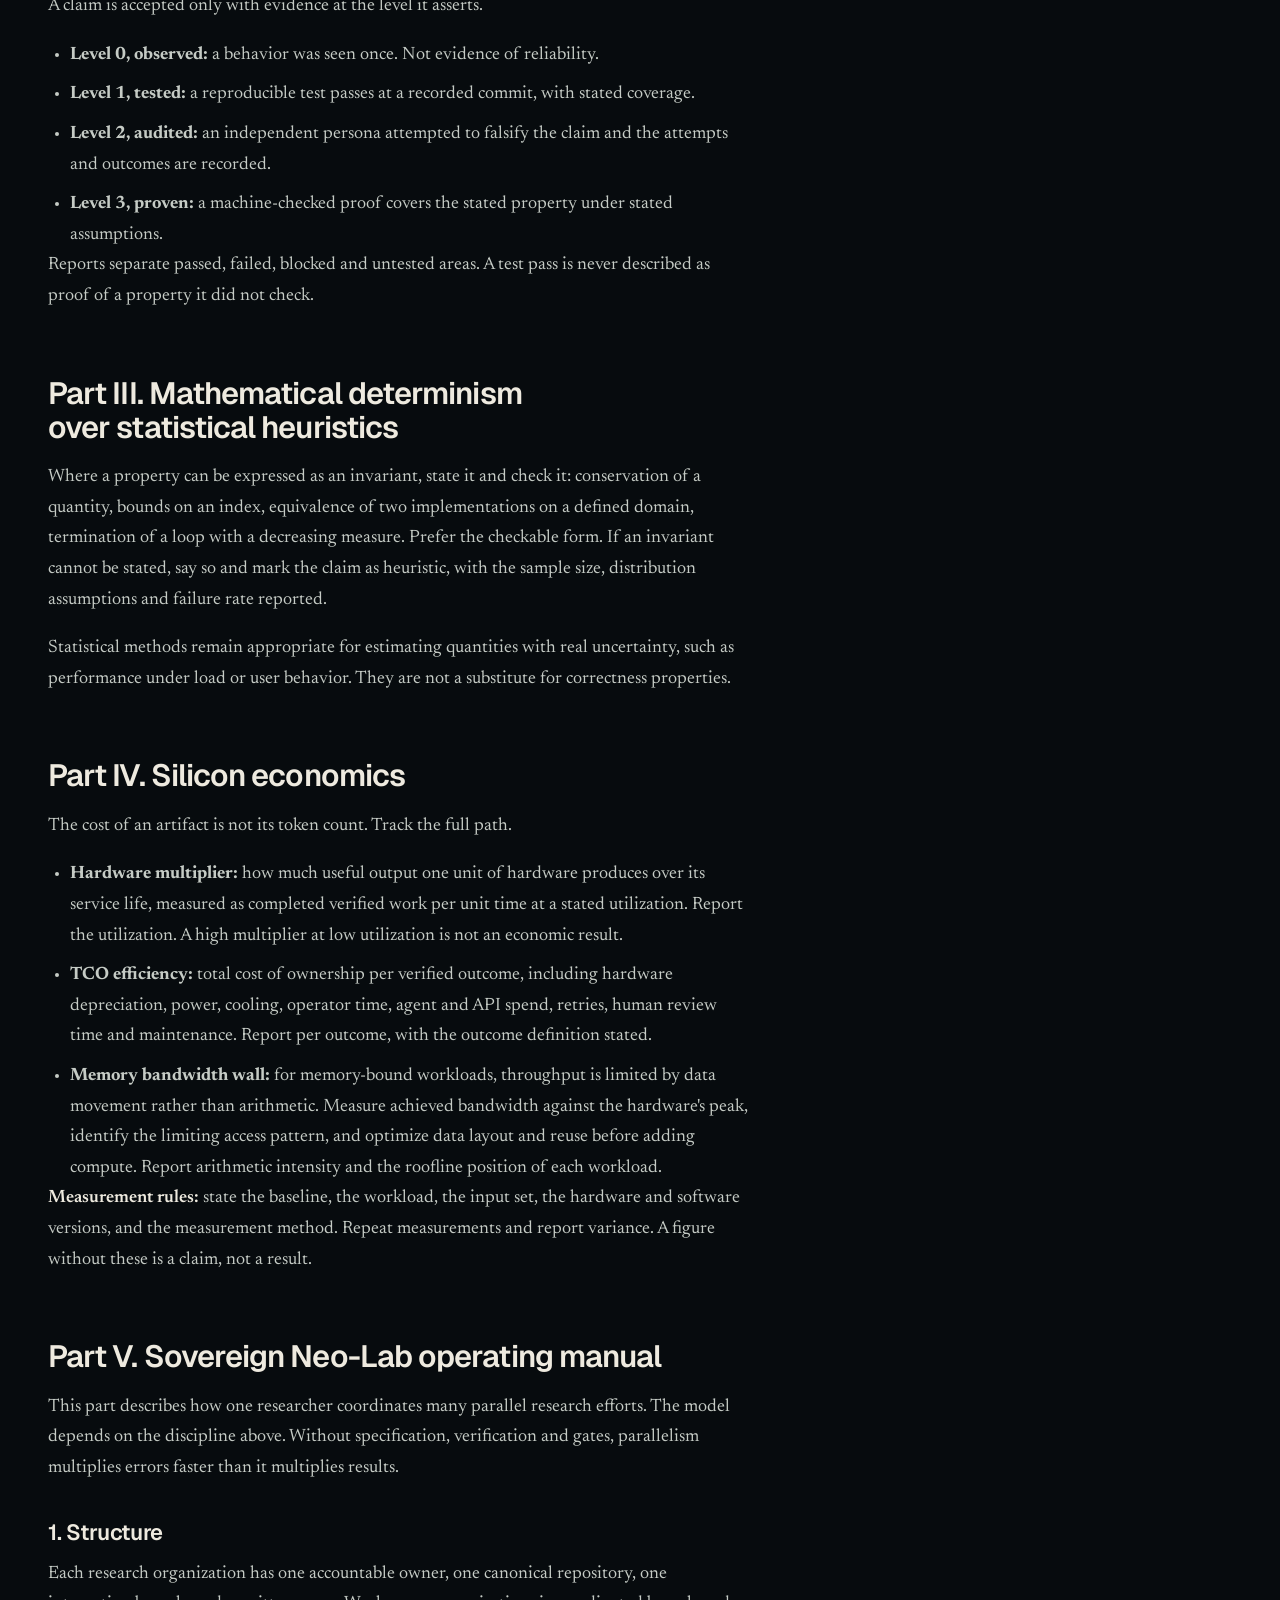
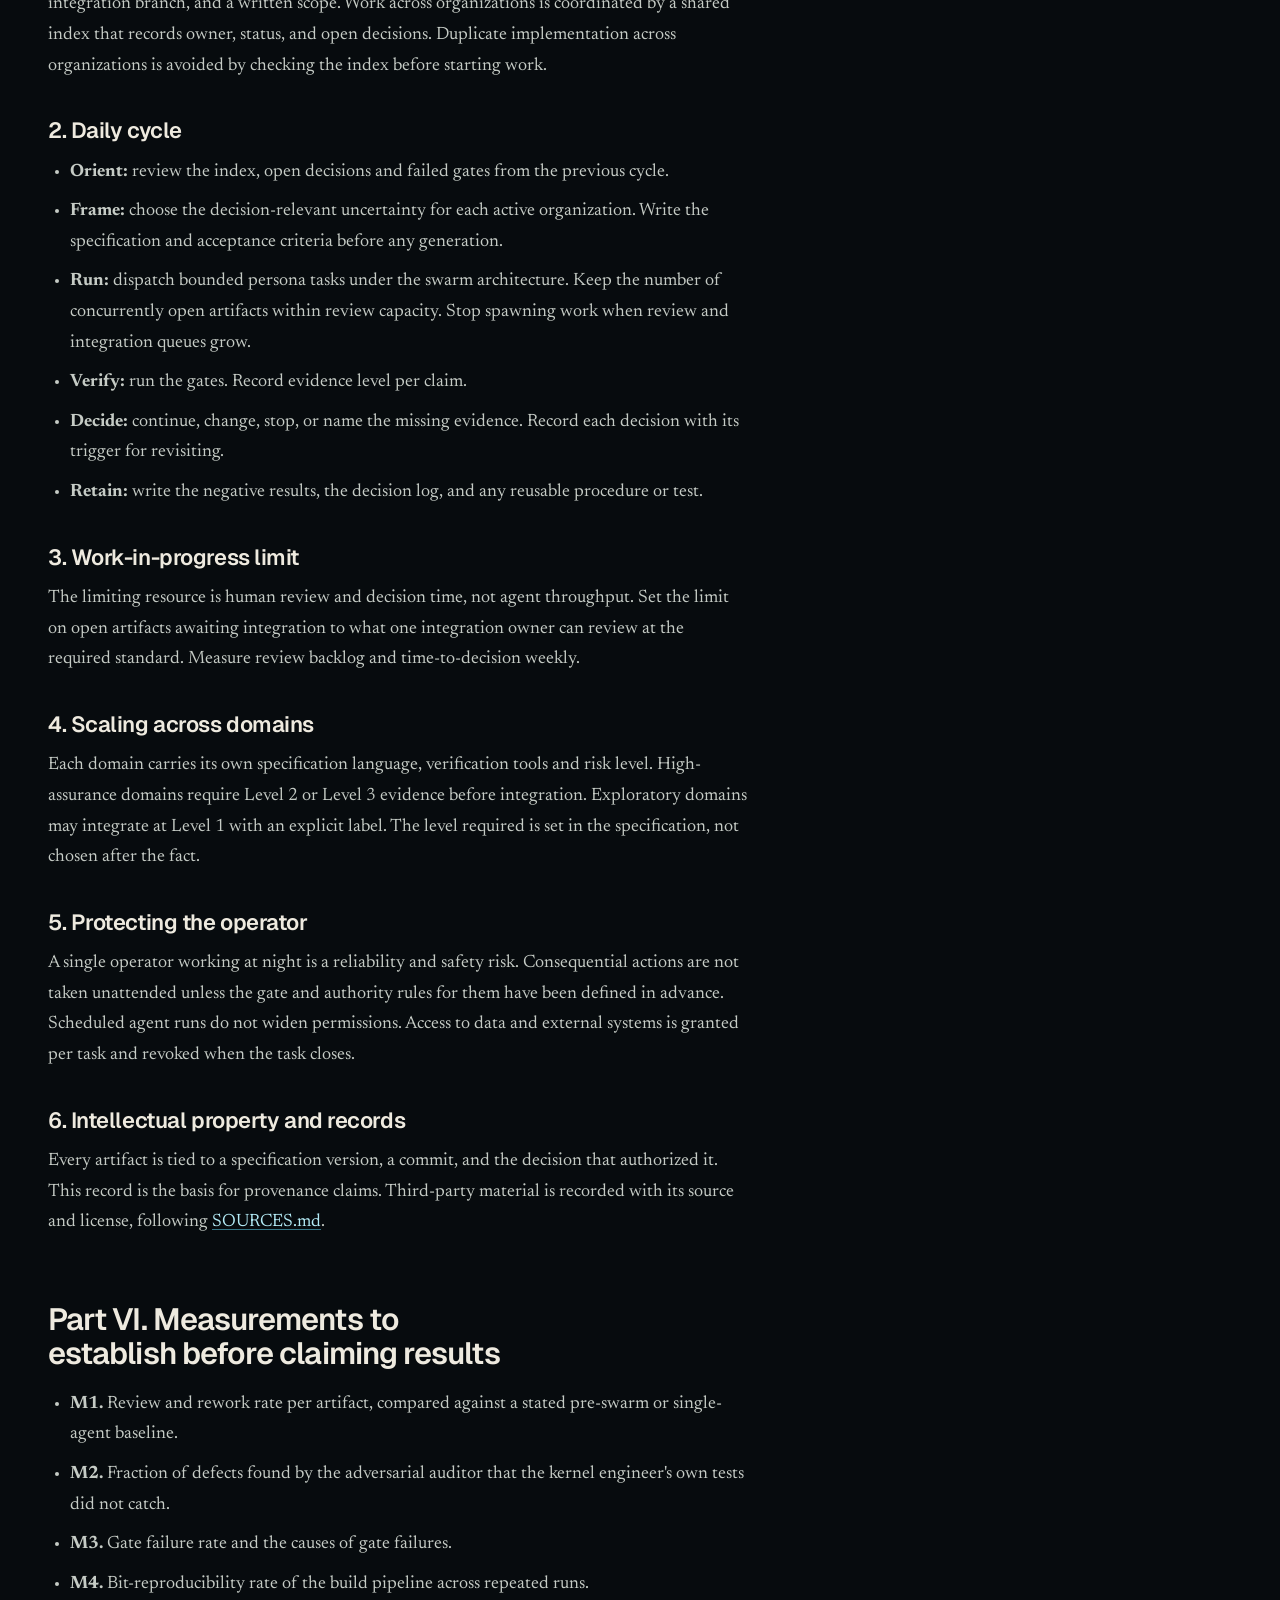
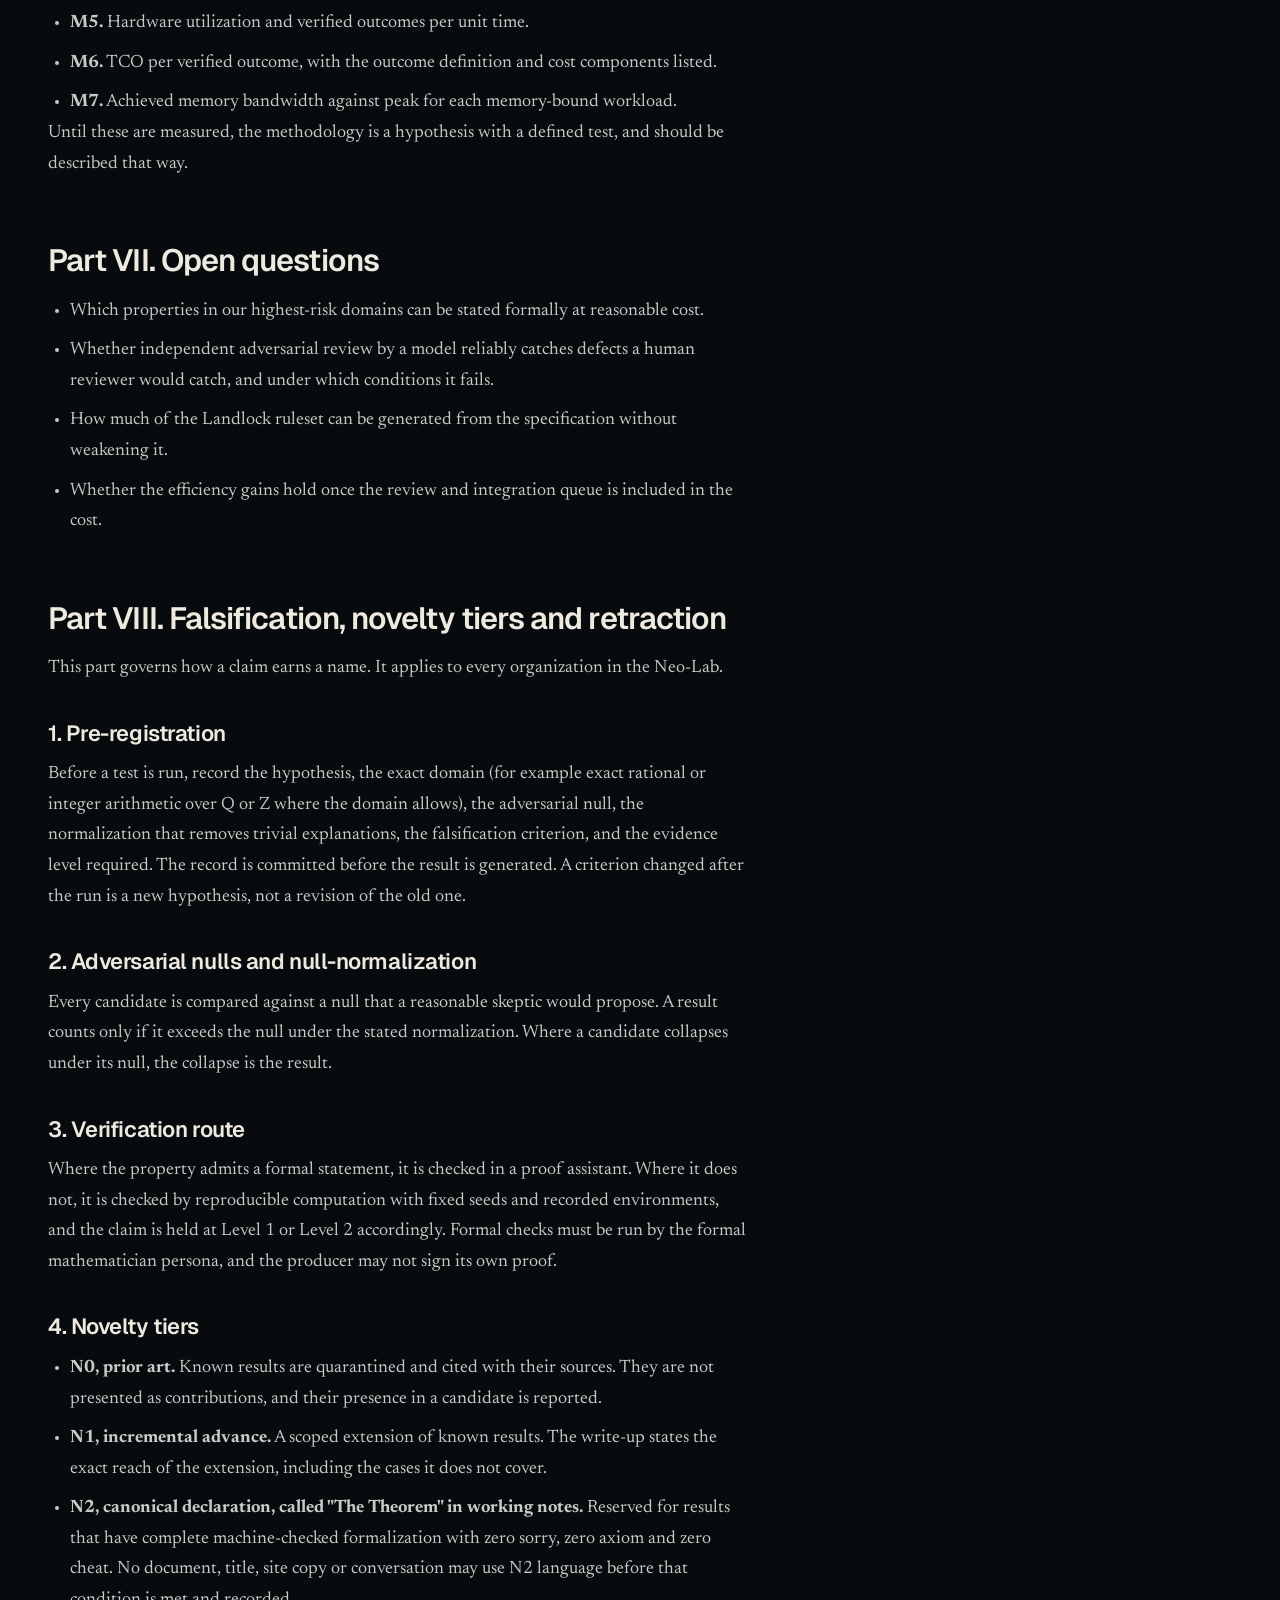
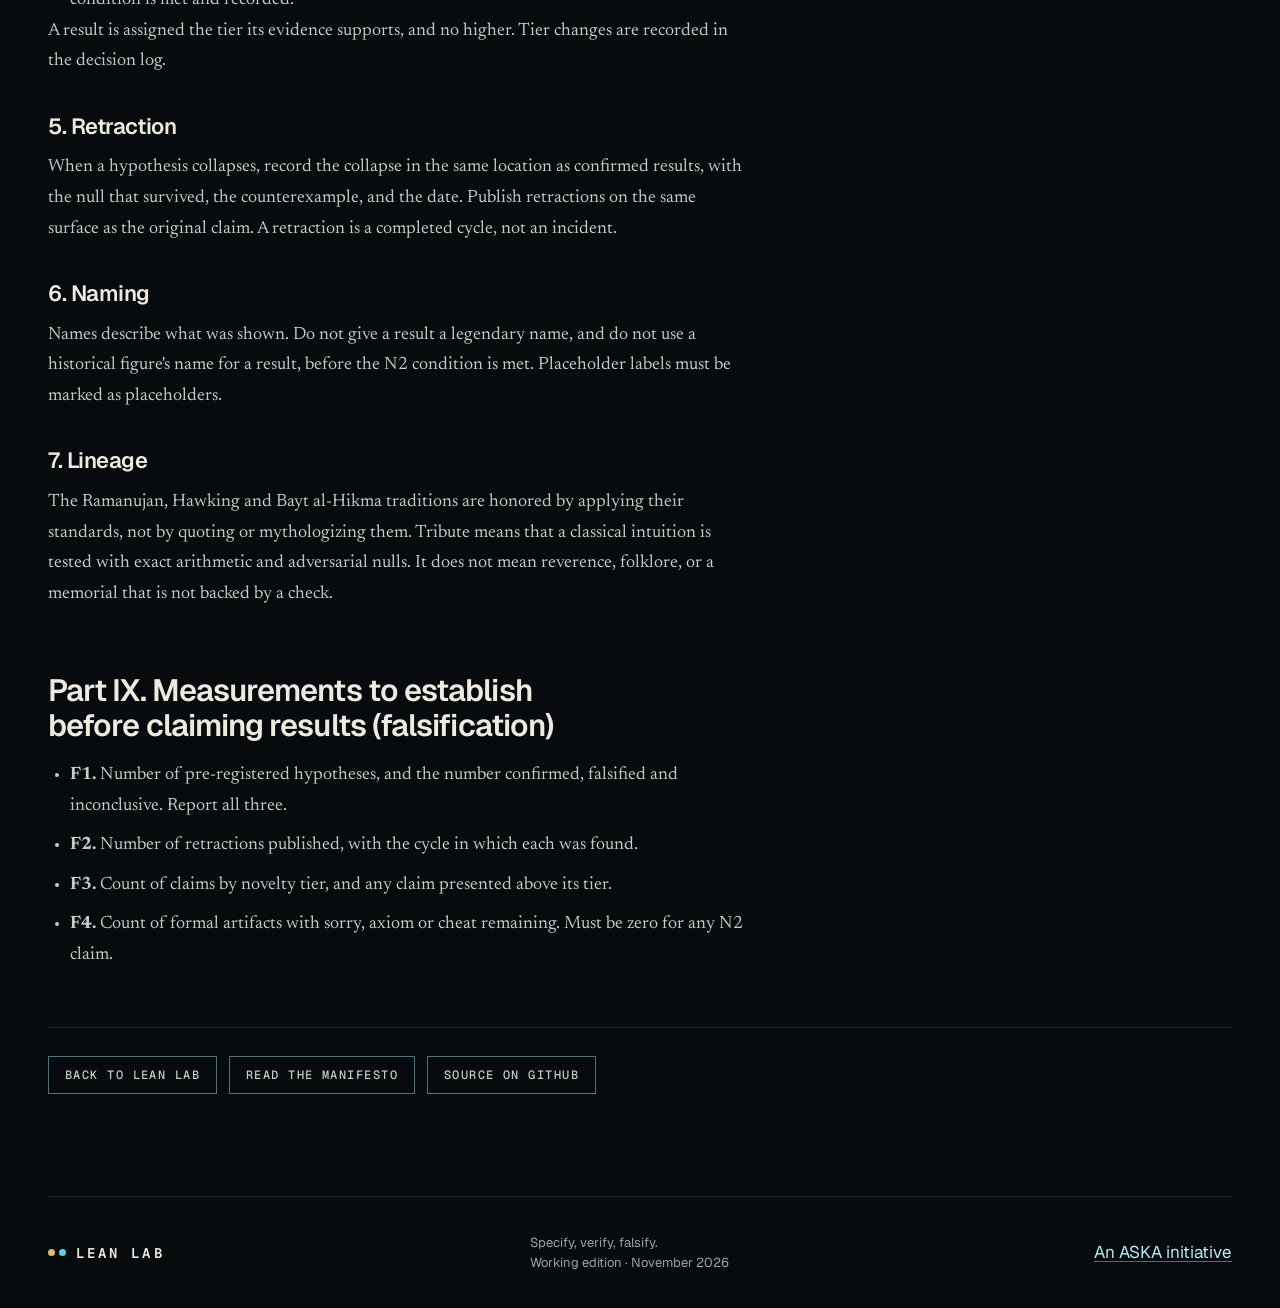
<file: site/methodology.html>
<!doctype html>
<html lang="en">
<head>
<meta charset="utf-8">
<meta name="viewport" content="width=device-width, initial-scale=1">
<title>Methodology · Lean Lab</title>
<meta name="description" content="The Lean Lab methodology and operating manual: swarm architecture, verification standard, silicon economics, operating model and falsification rules.">
<meta name="theme-color" content="#070b0e">
<link rel="icon" href="favicon.svg" type="image/svg+xml">
<link rel="preconnect" href="https://fonts.googleapis.com">
<link rel="preconnect" href="https://fonts.gstatic.com" crossorigin>
<link rel="stylesheet" href="https://fonts.googleapis.com/css2?family=Geist:wght@400;500;600;700&family=Geist+Mono:wght@400;500;600&family=Newsreader:ital,wght@0,400;0,500;1,400&display=swap">
<link rel="stylesheet" href="styles.css">
<style>
.doc { padding-block: clamp(40px, 6vw, 88px) clamp(64px, 8vw, 110px); }
.doc-head { border-bottom: 1px solid var(--line); padding-bottom: 28px; margin-bottom: 40px; }
.doc-head h1 { font: 600 clamp(40px, 5.4vw, 80px)/.98 var(--f-sans); letter-spacing: -.045em; margin-top: 22px; }
.doc-status { font: 400 16px/1.55 var(--f-serif); color: var(--ink-2); max-width: 66ch; margin-top: 22px; padding-left: 16px; border-left: 2px solid var(--bio); }
.doc-crumbs { display: flex; flex-wrap: wrap; gap: 8px 18px; margin-top: 18px; }
.doc-toc { margin: 0 0 40px; padding: 22px 24px; background: var(--bg-2); border: 1px solid var(--line); font: 500 12px/1.9 var(--f-mono); letter-spacing: .06em; }
.doc-toc b { display: block; color: var(--bio); letter-spacing: .14em; text-transform: uppercase; margin-bottom: 6px; }
.doc-toc a { color: var(--ink-2); text-decoration: none; }
.doc-toc a:hover { color: var(--ink); }
.doc-body { max-width: 70ch; font: 400 18px/1.7 var(--f-serif); color: var(--ink-2); }
.doc-body h2 { font: 600 clamp(28px, 2.4vw, 38px)/1.12 var(--f-sans); letter-spacing: -.03em; color: var(--ink); margin: 64px 0 18px; }
.doc-body h3 { font: 600 22px/1.25 var(--f-sans); letter-spacing: -.02em; color: var(--ink); margin: 36px 0 12px; }
.doc-body p + p, .doc-body p + ol, .doc-body p + ul { margin-top: 1em; }
.doc-body p strong { color: var(--ink); font-weight: 600; }
.doc-body ol, .doc-body ul { padding-left: 1.2em; list-style: disc; }
.doc-body li + li { margin-top: .5em; }
.doc-body .tag { font: 500 12px/1 var(--f-mono); letter-spacing: .12em; text-transform: uppercase; color: var(--dig); }
.doc-nav { display: flex; flex-wrap: wrap; gap: 12px; margin-top: 56px; padding-top: 28px; border-top: 1px solid var(--line); }
.doc-nav a { font: 500 12px/1 var(--f-mono); letter-spacing: .12em; text-transform: uppercase; text-decoration: none; color: var(--ink-2); border: 1px solid var(--line-ui); padding: 12px 16px; }
.doc-nav a:hover { color: var(--ink); border-color: var(--ink-2); }
</style>
</head>
<body>
<a class="skip" href="#main">Skip to content</a>

<header class="site-head">
  <div class="wrap">
    <a class="brand" href="index.html" aria-label="Lean Lab home"><span class="pair" aria-hidden="true"><i></i><i></i></span>Lean Lab</a>
    <nav class="nav" aria-label="Main">
      <a href="index.html#loop">Loop</a><a href="index.html#swarm">Swarm</a><a href="index.html#ladder">Evidence</a><a href="index.html#principles">Principles</a><a href="index.html#docs">Docs</a>
      <a class="nav-cta" href="manifesto.html">Manifesto</a>
    </nav>
  </div>
</header>

<main id="main" class="wrap doc">

  <header class="doc-head">
    <p class="label"><b>02</b><i>//</i>Operating manual</p>
    <h1 id="top">Sovereign Neo-Lab: Methodology and Operating Manual</h1>
    <nav class="doc-crumbs" aria-label="Related documents">
      <a class="label" href="index.html">Home</a>
      <a class="label" href="manifesto.html">Manifesto</a>
      <a class="label" href="https://github.com/aska-digital/lean-lab/blob/feat/lean-lab-site-and-docs/FRAMEWORK.md">Framework</a>
    </nav>
    <p class="doc-status">Status: working methodology for review. Sections marked MEASURE state hypotheses that must be established against a baseline before being reported as results.</p>
  </header>

  <nav class="doc-toc" aria-label="Contents">
    <b>Contents</b>
    <a href="#part-1">Part I. Virtual-Human Swarm Architecture</a><br>
    <a href="#part-2">Part II. Verification standard</a><br>
    <a href="#part-3">Part III. Mathematical determinism over statistical heuristics</a><br>
    <a href="#part-4">Part IV. Silicon economics</a><br>
    <a href="#part-5">Part V. Sovereign Neo-Lab operating manual</a><br>
    <a href="#part-6">Part VI. Measurements to establish before claiming results</a><br>
    <a href="#part-7">Part VII. Open questions</a><br>
    <a href="#part-8">Part VIII. Falsification, novelty tiers and retraction</a><br>
    <a href="#part-9">Part IX. Measurements to establish before claiming results (falsification)</a>
  </nav>

  <article class="doc-body">

    <h2 id="part-1">Part I. Virtual-Human Swarm Architecture</h2>
    <p>The swarm is a set of bounded agent personas. Each persona has one responsibility, a defined set of permissions, and a defined output contract. Role separation is the main control: no persona both produces and approves its own output.</p>

    <h3 id="personas">1. Personas</h3>
    <p><strong>Architect.</strong> Owns the specification: the outcome, interfaces, invariants, and decomposition into components. Produces the design record. Does not write production code for components it will later review.</p>
    <p><strong>Kernel engineer.</strong> Implements against the specification in the target language and runtime. Produces code, build files, and tests. Has write access only to its assigned component and branch. Cannot merge.</p>
    <p><strong>Adversarial auditor.</strong> Attempts to falsify the implementation. Reads the specification, constructs failure cases, looks for trust-boundary violations, unsafe defaults, undefined behavior and specification drift. Its job is to find what the kernel engineer missed. It has read access to the artifact and the spec, and no authority to modify the implementation except by filing findings.</p>
    <p><strong>Formal mathematician.</strong> States and checks the properties that admit formal treatment: invariants, bounds, termination, equivalence between a reference model and an optimized implementation. Produces machine-checkable proofs or explicitly reports which properties it could not formalize.</p>
    <p><strong>Integration owner (human).</strong> Holds merge authority, resolves disagreements between personas, and records decisions. This role is never delegated to an agent.</p>
    <p>The persona names used in our working notes map onto these roles. A role is a function, not a fixed identity. One agent may hold several roles across different tasks, but never the producer and approver roles for the same artifact.</p>

    <h3 id="handoffs">2. Handoffs</h3>
    <p>Every handoff carries: the source request and its scope, the specification version, the artifact version (commit hash), unresolved risks, checks performed and their results, and the next owner. A handoff without an artifact hash is invalid, because verification refers to a specific version.</p>

    <h3 id="landlock">3. Landlock pre-execution sandboxing</h3>
    <p>Agents that execute code do so under a Landlock sandbox applied before the process runs. Landlock is a Linux security module available to unprivileged processes since kernel 5.13. It restricts filesystem access by a ruleset the process installs on itself, and the restrictions are inherited by children and cannot be lifted by the process.</p>
    <p>Rules:</p>
    <ul>
      <li>Apply the ruleset before any untrusted code executes, not after. The verification step must confirm the restriction is active by attempting a forbidden access and requiring it to fail.</li>
      <li>Grant read access only to the specification, the artifact under review, and required toolchains. Grant write access only to the component's build output directory. Network egress is controlled by a separate layer; Landlock is one control, not the whole sandbox.</li>
      <li>A check that the sandbox is not in effect is a hard failure, not a warning.</li>
    </ul>

    <h3 id="zero-trust">4. Zero-trust cryptographic gates</h3>
    <p>No artifact moves between stages on the producer's word. Each gate verifies:</p>
    <ul>
      <li><strong>Identity:</strong> the commit is signed by a key authorized for the stage that produced it.</li>
      <li><strong>Integrity:</strong> the artifact hash matches the hash recorded in the handoff.</li>
      <li><strong>Policy:</strong> the artifact passed the checks the stage requires, and the check results are bound to that hash.</li>
      <li><strong>Authorization:</strong> a human approval, where required, references the same hash.</li>
    </ul>
    <p>Gates fail closed. Missing evidence is a failure. Evidence is bound to content, so a passing result for version A cannot be reused for version B. Any change after review invalidates the review.</p>

    <h3 id="pipeline">5. Deterministic commit pipeline</h3>
    <p>The pipeline runs from a pinned toolchain in a hermetic environment, with a fixed input set and no ambient state. The same source at the same commit must produce bit-identical build outputs, or the difference must be explained and recorded.</p>
    <p>Stages: specify (spec file validated against schema), build (pinned toolchain, recorded environment), test (deterministic seed, recorded results), audit (adversarial findings filed), prove (formal checks where applicable), gate (cryptographic checks), merge (human authority).</p>
    <p>Non-determinism is treated as a defect. Random seeds are fixed and logged. Timestamps and host paths are excluded from artifacts.</p>

    <h2 id="part-2">Part II. Verification standard</h2>
    <p>A claim is accepted only with evidence at the level it asserts.</p>
    <ul>
      <li><strong>Level 0, observed:</strong> a behavior was seen once. Not evidence of reliability.</li>
      <li><strong>Level 1, tested:</strong> a reproducible test passes at a recorded commit, with stated coverage.</li>
      <li><strong>Level 2, audited:</strong> an independent persona attempted to falsify the claim and the attempts and outcomes are recorded.</li>
      <li><strong>Level 3, proven:</strong> a machine-checked proof covers the stated property under stated assumptions.</li>
    </ul>
    <p>Reports separate passed, failed, blocked and untested areas. A test pass is never described as proof of a property it did not check.</p>

    <h2 id="part-3">Part III. Mathematical determinism over statistical heuristics</h2>
    <p>Where a property can be expressed as an invariant, state it and check it: conservation of a quantity, bounds on an index, equivalence of two implementations on a defined domain, termination of a loop with a decreasing measure. Prefer the checkable form. If an invariant cannot be stated, say so and mark the claim as heuristic, with the sample size, distribution assumptions and failure rate reported.</p>
    <p>Statistical methods remain appropriate for estimating quantities with real uncertainty, such as performance under load or user behavior. They are not a substitute for correctness properties.</p>

    <h2 id="part-4">Part IV. Silicon economics</h2>
    <p>The cost of an artifact is not its token count. Track the full path.</p>
    <ul>
      <li><strong>Hardware multiplier:</strong> how much useful output one unit of hardware produces over its service life, measured as completed verified work per unit time at a stated utilization. Report the utilization. A high multiplier at low utilization is not an economic result.</li>
      <li><strong>TCO efficiency:</strong> total cost of ownership per verified outcome, including hardware depreciation, power, cooling, operator time, agent and API spend, retries, human review time and maintenance. Report per outcome, with the outcome definition stated.</li>
      <li><strong>Memory bandwidth wall:</strong> for memory-bound workloads, throughput is limited by data movement rather than arithmetic. Measure achieved bandwidth against the hardware's peak, identify the limiting access pattern, and optimize data layout and reuse before adding compute. Report arithmetic intensity and the roofline position of each workload.</li>
    </ul>
    <p><strong>Measurement rules:</strong> state the baseline, the workload, the input set, the hardware and software versions, and the measurement method. Repeat measurements and report variance. A figure without these is a claim, not a result.</p>

    <h2 id="part-5">Part V. Sovereign Neo-Lab operating manual</h2>
    <p>This part describes how one researcher coordinates many parallel research efforts. The model depends on the discipline above. Without specification, verification and gates, parallelism multiplies errors faster than it multiplies results.</p>

    <h3 id="structure">1. Structure</h3>
    <p>Each research organization has one accountable owner, one canonical repository, one integration branch, and a written scope. Work across organizations is coordinated by a shared index that records owner, status, and open decisions. Duplicate implementation across organizations is avoided by checking the index before starting work.</p>

    <h3 id="daily-cycle">2. Daily cycle</h3>
    <ul>
      <li><strong>Orient:</strong> review the index, open decisions and failed gates from the previous cycle.</li>
      <li><strong>Frame:</strong> choose the decision-relevant uncertainty for each active organization. Write the specification and acceptance criteria before any generation.</li>
      <li><strong>Run:</strong> dispatch bounded persona tasks under the swarm architecture. Keep the number of concurrently open artifacts within review capacity. Stop spawning work when review and integration queues grow.</li>
      <li><strong>Verify:</strong> run the gates. Record evidence level per claim.</li>
      <li><strong>Decide:</strong> continue, change, stop, or name the missing evidence. Record each decision with its trigger for revisiting.</li>
      <li><strong>Retain:</strong> write the negative results, the decision log, and any reusable procedure or test.</li>
    </ul>

    <h3 id="wip">3. Work-in-progress limit</h3>
    <p>The limiting resource is human review and decision time, not agent throughput. Set the limit on open artifacts awaiting integration to what one integration owner can review at the required standard. Measure review backlog and time-to-decision weekly.</p>

    <h3 id="scaling">4. Scaling across domains</h3>
    <p>Each domain carries its own specification language, verification tools and risk level. High-assurance domains require Level 2 or Level 3 evidence before integration. Exploratory domains may integrate at Level 1 with an explicit label. The level required is set in the specification, not chosen after the fact.</p>

    <h3 id="operator">5. Protecting the operator</h3>
    <p>A single operator working at night is a reliability and safety risk. Consequential actions are not taken unattended unless the gate and authority rules for them have been defined in advance. Scheduled agent runs do not widen permissions. Access to data and external systems is granted per task and revoked when the task closes.</p>

    <h3 id="ip">6. Intellectual property and records</h3>
    <p>Every artifact is tied to a specification version, a commit, and the decision that authorized it. This record is the basis for provenance claims. Third-party material is recorded with its source and license, following <a href="https://github.com/aska-digital/lean-lab/blob/feat/lean-lab-site-and-docs/SOURCES.md">SOURCES.md</a>.</p>

    <h2 id="part-6">Part VI. Measurements to establish before claiming results</h2>
    <ul>
      <li><strong>M1.</strong> Review and rework rate per artifact, compared against a stated pre-swarm or single-agent baseline.</li>
      <li><strong>M2.</strong> Fraction of defects found by the adversarial auditor that the kernel engineer's own tests did not catch.</li>
      <li><strong>M3.</strong> Gate failure rate and the causes of gate failures.</li>
      <li><strong>M4.</strong> Bit-reproducibility rate of the build pipeline across repeated runs.</li>
      <li><strong>M5.</strong> Hardware utilization and verified outcomes per unit time.</li>
      <li><strong>M6.</strong> TCO per verified outcome, with the outcome definition and cost components listed.</li>
      <li><strong>M7.</strong> Achieved memory bandwidth against peak for each memory-bound workload.</li>
    </ul>
    <p>Until these are measured, the methodology is a hypothesis with a defined test, and should be described that way.</p>

    <h2 id="part-7">Part VII. Open questions</h2>
    <ul>
      <li>Which properties in our highest-risk domains can be stated formally at reasonable cost.</li>
      <li>Whether independent adversarial review by a model reliably catches defects a human reviewer would catch, and under which conditions it fails.</li>
      <li>How much of the Landlock ruleset can be generated from the specification without weakening it.</li>
      <li>Whether the efficiency gains hold once the review and integration queue is included in the cost.</li>
    </ul>

    <h2 id="part-8">Part VIII. Falsification, novelty tiers and retraction</h2>
    <p>This part governs how a claim earns a name. It applies to every organization in the Neo-Lab.</p>

    <h3 id="prereg">1. Pre-registration</h3>
    <p>Before a test is run, record the hypothesis, the exact domain (for example exact rational or integer arithmetic over Q or Z where the domain allows), the adversarial null, the normalization that removes trivial explanations, the falsification criterion, and the evidence level required. The record is committed before the result is generated. A criterion changed after the run is a new hypothesis, not a revision of the old one.</p>

    <h3 id="nulls">2. Adversarial nulls and null-normalization</h3>
    <p>Every candidate is compared against a null that a reasonable skeptic would propose. A result counts only if it exceeds the null under the stated normalization. Where a candidate collapses under its null, the collapse is the result.</p>

    <h3 id="verification-route">3. Verification route</h3>
    <p>Where the property admits a formal statement, it is checked in a proof assistant. Where it does not, it is checked by reproducible computation with fixed seeds and recorded environments, and the claim is held at Level 1 or Level 2 accordingly. Formal checks must be run by the formal mathematician persona, and the producer may not sign its own proof.</p>

    <h3 id="tiers">4. Novelty tiers</h3>
    <ul>
      <li><strong>N0, prior art.</strong> Known results are quarantined and cited with their sources. They are not presented as contributions, and their presence in a candidate is reported.</li>
      <li><strong>N1, incremental advance.</strong> A scoped extension of known results. The write-up states the exact reach of the extension, including the cases it does not cover.</li>
      <li><strong>N2, canonical declaration, called "The Theorem" in working notes.</strong> Reserved for results that have complete machine-checked formalization with zero sorry, zero axiom and zero cheat. No document, title, site copy or conversation may use N2 language before that condition is met and recorded.</li>
    </ul>
    <p>A result is assigned the tier its evidence supports, and no higher. Tier changes are recorded in the decision log.</p>

    <h3 id="retraction">5. Retraction</h3>
    <p>When a hypothesis collapses, record the collapse in the same location as confirmed results, with the null that survived, the counterexample, and the date. Publish retractions on the same surface as the original claim. A retraction is a completed cycle, not an incident.</p>

    <h3 id="naming">6. Naming</h3>
    <p>Names describe what was shown. Do not give a result a legendary name, and do not use a historical figure's name for a result, before the N2 condition is met. Placeholder labels must be marked as placeholders.</p>

    <h3 id="lineage">7. Lineage</h3>
    <p>The Ramanujan, Hawking and Bayt al-Hikma traditions are honored by applying their standards, not by quoting or mythologizing them. Tribute means that a classical intuition is tested with exact arithmetic and adversarial nulls. It does not mean reverence, folklore, or a memorial that is not backed by a check.</p>

    <h2 id="part-9">Part IX. Measurements to establish before claiming results (falsification)</h2>
    <ul>
      <li><strong>F1.</strong> Number of pre-registered hypotheses, and the number confirmed, falsified and inconclusive. Report all three.</li>
      <li><strong>F2.</strong> Number of retractions published, with the cycle in which each was found.</li>
      <li><strong>F3.</strong> Count of claims by novelty tier, and any claim presented above its tier.</li>
      <li><strong>F4.</strong> Count of formal artifacts with sorry, axiom or cheat remaining. Must be zero for any N2 claim.</li>
    </ul>

  </article>

  <nav class="doc-nav" aria-label="Next steps">
    <a href="index.html">Back to Lean Lab</a>
    <a href="manifesto.html">Read the manifesto</a>
    <a href="https://github.com/aska-digital/lean-lab/blob/feat/lean-lab-site-and-docs/METHODOLOGY.md">Source on GitHub</a>
  </nav>

</main>

<footer class="wrap footer">
  <a class="brand" href="index.html"><span class="pair" aria-hidden="true"><i></i><i></i></span>Lean Lab</a>
  <p>Specify, verify, falsify.<br>Working edition · November 2026</p>
  <a href="https://askaconsult.com">An ASKA initiative</a>
</footer>
</body>
</html>
</file>
<file: site/styles.css>
/* Lean Lab · dark, dense, typography-first. Plain CSS, no build step.
   Tokens follow the Foundation0 palette: Terminus-night ground, gold = human, cyan = digital. */

:root {
  color-scheme: dark;
  --bg: #070b0e; --bg-1: #0b1216; --bg-2: #10191e; --bg-3: #172329;
  --line: #1e2b32; --line-ui: #56707a; --grid: #22323a;
  --ink: #eeeadf; --ink-2: #c5cbc5; --ink-3: #97a4a3;
  --bio: #e6b874; --bio-hi: #f7dcae;
  --dig: #5ccfec; --dig-hi: #b4ecf7;
  --hair: #f1735c;
  --st-verified: #7ad69a; --st-reviewed: #a5bcff; --st-claimed: #d8c9a6; --st-contested: #f2909e;
  --f-sans: "Geist", ui-sans-serif, system-ui, -apple-system, "Segoe UI", Roboto, Arial, sans-serif;
  --f-mono: "Geist Mono", ui-monospace, "SF Mono", Menlo, Consolas, "Liberation Mono", monospace;
  --f-serif: "Newsreader", "Iowan Old Style", Charter, Georgia, serif;
  --max: 1280px; --gutter: clamp(16px, 4vw, 48px);
  --sec-pad: clamp(64px, 9vw, 120px);
  --tick: 12px;
}

*, *::before, *::after { box-sizing: border-box; }
html { scroll-behavior: smooth; scroll-padding-top: 72px; }
@media (prefers-reduced-motion: reduce) { html { scroll-behavior: auto; } }
body { margin: 0; background: var(--bg); color: var(--ink); font: 400 17px/1.55 var(--f-sans); -webkit-font-smoothing: antialiased; overflow-x: clip; }
a { color: var(--dig-hi); text-decoration: underline; text-decoration-color: color-mix(in srgb, var(--dig) 55%, transparent); text-underline-offset: 3px; text-decoration-thickness: 1px; }
a:hover { text-decoration-color: currentColor; }
:focus-visible { outline: 2px solid var(--bio-hi); outline-offset: 3px; }
h1, h2, h3 { margin: 0; font-weight: 600; text-wrap: balance; }
p { margin: 0; }
ul, ol { margin: 0; padding: 0; list-style: none; }
.wrap { width: min(var(--max), 100% - 2 * var(--gutter)); margin-inline: auto; }
.skip { position: absolute; left: 12px; top: -60px; z-index: 100; background: var(--bg-2); color: var(--ink); padding: 10px 14px; border: 1px solid var(--line-ui); font: 500 14px var(--f-mono); }
.skip:focus { top: 12px; }

/* labels and mono scaffolding */
.label { font: 500 11.5px/1.4 var(--f-mono); letter-spacing: .14em; text-transform: uppercase; color: var(--ink-3); }
.label b { color: var(--bio); font-weight: 600; }
.label i { font-style: normal; color: var(--ink-3); padding-inline: .35em; }

/* header */
.site-head { position: sticky; top: 0; z-index: 40; height: 60px; background: rgba(7,11,14,.86); backdrop-filter: blur(10px); -webkit-backdrop-filter: blur(10px); border-bottom: 1px solid var(--line); }
.site-head .wrap { height: 100%; display: flex; align-items: center; gap: 24px; }
.brand { display: inline-flex; align-items: center; gap: 10px; color: var(--ink); text-decoration: none; font: 600 14px/1 var(--f-mono); letter-spacing: .22em; text-transform: uppercase; white-space: nowrap; }
.brand .pair { display: inline-flex; gap: 4px; }
.brand .pair i { width: 7px; height: 7px; border-radius: 50%; display: block; }
.brand .pair i:first-child { background: var(--bio); } .brand .pair i:last-child { background: var(--dig); }
.nav { display: flex; gap: 2px; margin-left: auto; }
.nav a { color: var(--ink-2); text-decoration: none; font: 500 12px/1 var(--f-mono); letter-spacing: .14em; text-transform: uppercase; padding: 10px; border-bottom: 1px solid transparent; }
.nav a:hover { color: var(--ink); border-bottom-color: var(--bio); }
@media (max-width: 860px) { .nav a:not(.nav-cta) { display: none; } }

/* buttons */
.btn { display: inline-flex; align-items: center; gap: 10px; min-height: 46px; padding: 0 20px; font: 600 12.5px/1 var(--f-mono); letter-spacing: .14em; text-transform: uppercase; text-decoration: none; border: 1px solid var(--line-ui); color: var(--ink); background: transparent; }
.btn:hover { border-color: var(--ink-2); }
.btn.primary { border-color: transparent; color: var(--bg); background: var(--bio); }
.btn.primary:hover { background: var(--bio-hi); }

/* section scaffolding */
.sec { padding-block: var(--sec-pad); border-top: 1px solid var(--line); position: relative; }
.sec.alt { background: var(--bg-1); }
.sec-head { display: flex; flex-wrap: wrap; align-items: baseline; justify-content: space-between; gap: 12px 24px; margin-bottom: 24px; }
.h2 { font: 600 clamp(30px, 3.2vw, 50px)/1.06 var(--f-sans); letter-spacing: -.035em; max-width: 22ch; }
.lede { font: 400 clamp(19px, 1.2vw + 14px, 22px)/1.5 var(--f-serif); color: var(--ink-2); max-width: 60ch; margin-top: 18px; padding-left: 16px; border-left: 2px solid var(--bio); }
.prose { font: 400 18px/1.65 var(--f-serif); color: var(--ink-2); max-width: 68ch; }
.prose p + p { margin-top: 1em; }
.frame { position: relative; background: var(--bg-2); border: 1px solid var(--line); }
.frame::before, .frame::after { content: ""; position: absolute; width: var(--tick); height: var(--tick); pointer-events: none; }
.frame::before { left: -1px; top: -1px; border-left: 1px solid var(--bio); border-top: 1px solid var(--bio); }
.frame::after { right: -1px; bottom: -1px; border-right: 1px solid var(--dig); border-bottom: 1px solid var(--dig); }

/* hero */
.hero { padding: clamp(40px, 6vw, 88px) 0 clamp(48px, 6vw, 80px); }
.hero-grid { display: grid; grid-template-columns: minmax(0, 6fr) minmax(0, 5fr); gap: clamp(28px, 4vw, 64px); align-items: end; }
.display { font: 600 clamp(52px, 7.4vw, 116px)/.92 var(--f-sans); letter-spacing: -.055em; margin-top: 28px; }
.display .pm { color: var(--dig); }
.display .zero { position: relative; display: inline-block; }
.display .zero::after { content: ""; position: absolute; left: .34em; top: .455em; width: .1em; height: .1em; margin: -.05em 0 0 -.05em; border-radius: 50%; background: var(--bio); }
.promise { font: 400 clamp(20px, 1.1vw + 14px, 25px)/1.45 var(--f-serif); color: var(--ink); margin-top: 28px; max-width: 34ch; }
.cta { display: flex; flex-wrap: wrap; gap: 12px; margin-top: 32px; }
.hero-aside { padding: 22px; }
.eq { font: 500 15px/1.9 var(--f-mono); color: var(--ink-2); }
.eq .k { color: var(--bio); } .eq .d { color: var(--dig); }
.eq-note { font: 400 13px/1.5 var(--f-sans); color: var(--ink-3); margin-top: 16px; }

/* stats strip */
.stats { display: grid; grid-template-columns: repeat(4, minmax(0, 1fr)); gap: 1px; background: var(--line); border-top: 1px solid var(--line); border-bottom: 1px solid var(--line); }
.stat { background: var(--bg); padding: 18px 16px 16px; }
.stat .v { font: 500 clamp(24px, 1.6vw + 14px, 34px)/1.05 var(--f-mono); letter-spacing: -.02em; }
.stat .k { font: 400 13px/1.4 var(--f-sans); color: var(--ink-3); margin-top: 8px; }

/* SVF loop: three columns, numbered, with a falsify return rail */
.svf { display: grid; grid-template-columns: repeat(3, minmax(0, 1fr)); border-top: 1px solid var(--line); border-left: 1px solid var(--line); }
.svf article { padding: 28px 26px 30px; border-right: 1px solid var(--line); border-bottom: 1px solid var(--line); position: relative; }
.svf .n { font: 500 12px/1 var(--f-mono); color: var(--bio); letter-spacing: .1em; }
.svf h3 { font: 600 clamp(26px, 1.8vw + 12px, 34px)/1.05 var(--f-sans); letter-spacing: -.03em; margin: 22px 0 12px; }
.svf p { color: var(--ink-2); font-size: 15px; line-height: 1.55; }
.svf .gate { margin-top: 20px; font: 500 12px/1.6 var(--f-mono); color: var(--ink-3); border-top: 1px dashed var(--line); padding-top: 12px; }
.svf article:nth-child(3) h3 { color: var(--hair); }
.svf article:nth-child(2) .n { color: var(--dig); }
.rail { margin-top: 18px; font: 400 14px/1.5 var(--f-mono); color: var(--ink-3); display: flex; gap: 10px; align-items: center; flex-wrap: wrap; }
.rail .arrow { color: var(--hair); }
@media (max-width: 860px) { .svf { grid-template-columns: 1fr; } }

/* swarm: a dense table of bounded personas */
.swarm-grid { display: grid; grid-template-columns: minmax(0, 5fr) minmax(0, 7fr); gap: clamp(28px, 4vw, 64px); align-items: start; }
.persona { display: grid; grid-template-columns: 56px minmax(0, 1fr); border-top: 1px solid var(--line); padding: 18px 0; gap: 0 18px; }
.persona:last-child { border-bottom: 1px solid var(--line); }
.persona .pid { font: 500 12px/1.4 var(--f-mono); color: var(--ink-3); padding-top: 4px; }
.persona h3 { font: 600 20px/1.2 var(--f-sans); letter-spacing: -.02em; }
.persona p { color: var(--ink-2); font-size: 15px; margin-top: 6px; }
.persona .perm { font: 500 11.5px/1.5 var(--f-mono); color: var(--ink-3); margin-top: 8px; letter-spacing: .04em; }
.persona .perm b { font-weight: 500; color: var(--dig); }
.gate-chain { display: grid; grid-template-columns: repeat(7, minmax(0, 1fr)); gap: 1px; background: var(--line); border: 1px solid var(--line); margin-top: 28px; }
.gate-chain li { background: var(--bg-1); padding: 12px 8px; font: 500 11px/1.35 var(--f-mono); letter-spacing: .08em; text-transform: uppercase; color: var(--ink-2); text-align: left; min-height: 74px; }
.gate-chain li span { display: block; color: var(--ink-3); font-size: 10px; margin-bottom: 8px; }
@media (max-width: 900px) { .swarm-grid { grid-template-columns: 1fr; } .gate-chain { grid-template-columns: repeat(2, minmax(0, 1fr)); } }

/* verification ladder */
.ladder-grid { display: grid; grid-template-columns: repeat(4, minmax(0, 1fr)); gap: 1px; background: var(--line); border: 1px solid var(--line); }
.rung { background: var(--bg-2); padding: 22px 20px 24px; display: flex; flex-direction: column; gap: 12px; }
.rung .lvl { font: 600 44px/1 var(--f-mono); letter-spacing: -.04em; color: var(--ink-3); }
.rung:nth-child(1) .lvl { color: var(--ink-3); }
.rung:nth-child(2) .lvl { color: var(--st-reviewed); }
.rung:nth-child(3) .lvl { color: var(--dig); }
.rung:nth-child(4) .lvl { color: var(--st-verified); }
.rung h3 { font: 600 20px/1.2 var(--f-sans); letter-spacing: -.02em; }
.rung p { color: var(--ink-2); font-size: 14.5px; line-height: 1.55; }
.rung .tag { font: 500 11px/1 var(--f-mono); letter-spacing: .12em; text-transform: uppercase; color: var(--ink-3); }
@media (max-width: 900px) { .ladder-grid { grid-template-columns: 1fr 1fr; } }
@media (max-width: 560px) { .ladder-grid { grid-template-columns: 1fr; } }

/* principles: dense index list */
.principles { border-top: 1px solid var(--line); }
.principles li { display: grid; grid-template-columns: 64px minmax(0, 1fr) minmax(0, 1.4fr); gap: 24px; padding: 20px 0; border-bottom: 1px solid var(--line); align-items: baseline; }
.principles .pn { font: 500 12px/1 var(--f-mono); color: var(--bio); }
.principles h3 { font: 600 clamp(20px, 1vw + 12px, 26px)/1.2 var(--f-sans); letter-spacing: -.02em; }
.principles p { color: var(--ink-2); font-size: 15px; }
@media (max-width: 760px) { .principles li { grid-template-columns: 40px minmax(0, 1fr); } .principles p { grid-column: 2; } }

/* links and footer */
.doc-links { display: grid; grid-template-columns: repeat(3, minmax(0, 1fr)); gap: 1px; background: var(--line); border: 1px solid var(--line); }
.doc-links a { background: var(--bg-2); padding: 22px 20px; text-decoration: none; color: var(--ink); display: flex; flex-direction: column; gap: 8px; }
.doc-links a:hover { background: var(--bg-3); }
.doc-links span { font: 500 11px/1 var(--f-mono); letter-spacing: .12em; text-transform: uppercase; color: var(--ink-3); }
.doc-links strong { font: 600 19px/1.25 var(--f-sans); letter-spacing: -.01em; }
@media (max-width: 760px) { .doc-links { grid-template-columns: 1fr; } }

.footer { display: flex; justify-content: space-between; align-items: center; flex-wrap: wrap; gap: 20px; padding-block: 36px; border-top: 1px solid var(--line); }
.footer p { font: 400 13px/1.5 var(--f-sans); color: var(--ink-3); }

@media (max-width: 860px) { .hero-grid { grid-template-columns: 1fr; } .stats { grid-template-columns: repeat(2, minmax(0, 1fr)); } }
@media (max-width: 640px) { body { font-size: 16px; } .display { white-space: normal; } }
@media print { .site-head, .cta { display: none; } body { background: #fff; color: #000; } }
</file>
